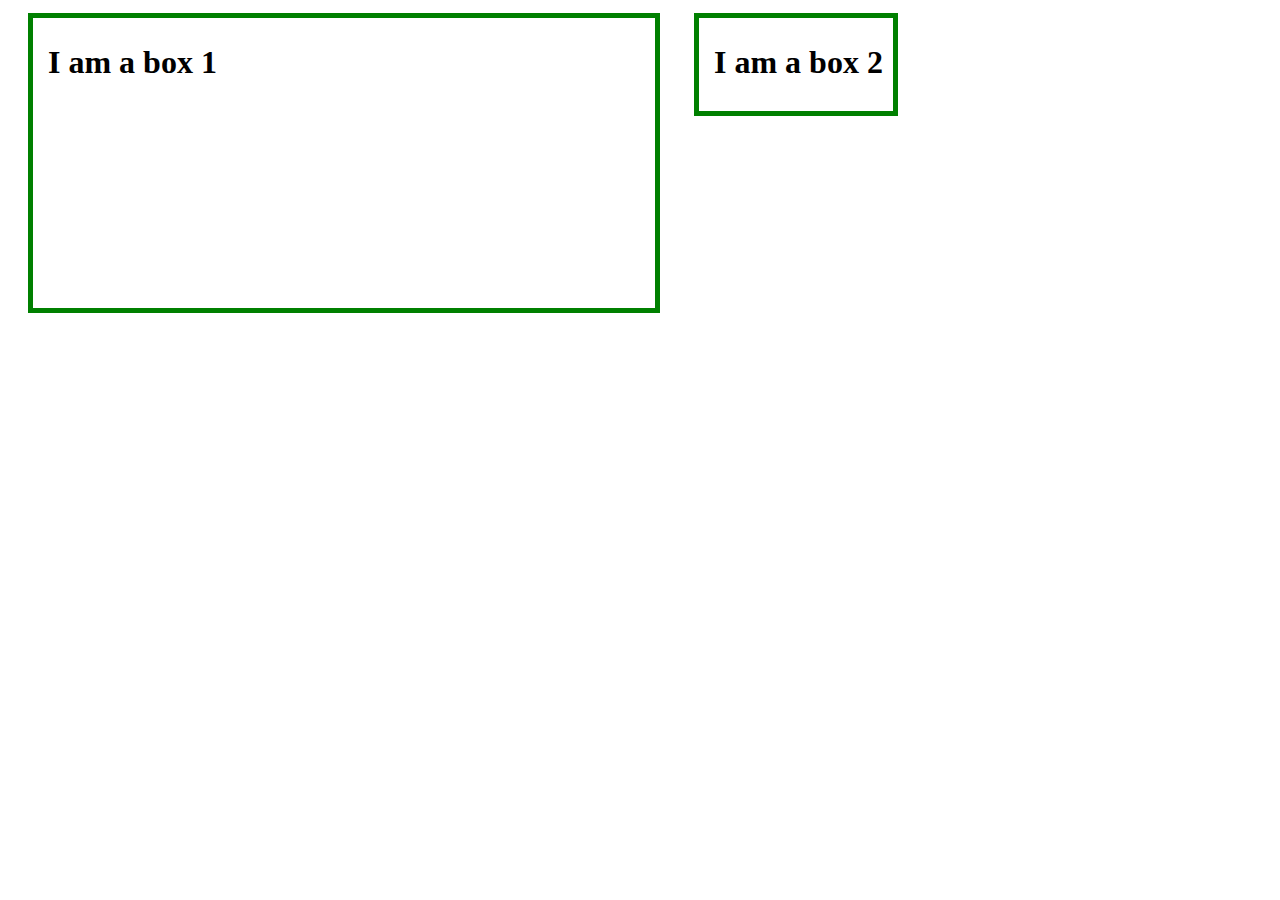
<file: assignment1/index.html>
<!DOCTYPE html>
<html>
    <head>
        <meta charset="UTF-8">
        <link rel="stylesheet" href="./main.css" >
    </head>
    <body>
        <div class="box1">
            <h1>I am a box 1</h1>
        </div>
        <div class="box2">
            <h1>I am a box 2</h1>
        </div>
    </body>
</html>
</file>
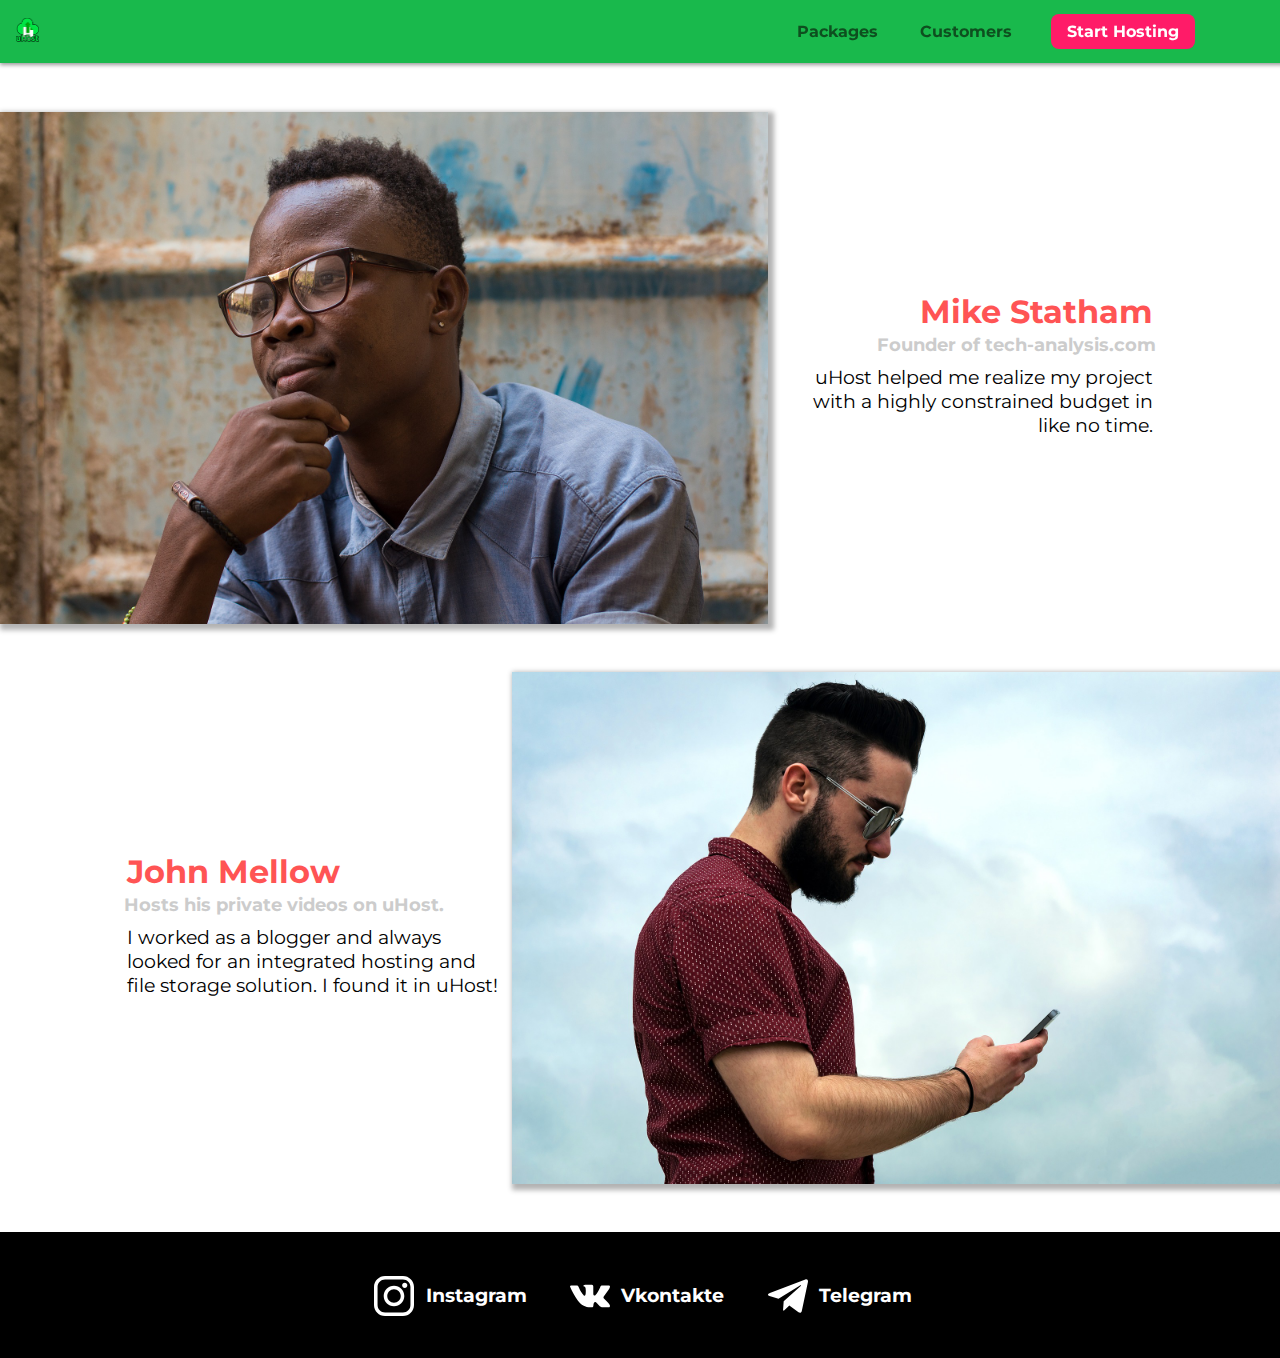
<file: customers/index.html>
<!DOCTYPE html>
<html lang="en">

<head>
    <meta charset="UTF-8">
    <meta name="viewport" content="width=device-width, initial-scale=1.0">
    <meta http-equiv="X-UA-Compatible" content="ie=edge">
    <title>uHost Customers</title>
    <link href="https://fonts.googleapis.com/css?family=Anton|Montserrat:400,700" rel="stylesheet">
    <link rel="stylesheet" href="../shared.css">
    <link rel="stylesheet" href="customers.css">
</head>

<body>
    <div class="backdrop"></div>
    <header class="main-header">
        <button class="toggle-button">
            <span class="toggle-button__bar"></span>
            <span class="toggle-button__bar"></span>
            <span class="toggle-button__bar"></span>
        </button>
        <div>
            <a href="../main.html" class="main-header__brand">
                <img src="../images/uhost-icon.png" alt="uHost - Your favorite hosting company">
            </a>

            <!-- <h1>uHost.com</h1> -->
        </div>
        <nav class="main-nav">
            <ul class="main-nav__items">
                <li class="main-nav__item">
                    <a href="../packages/index.html">Packages</a>
                </li>
                <li class="main-nav__item">
                    <a href="index.html">Customers</a>
                </li>
                <li class="main-nav__item main-nav__item--cta">
                    <a href="start-hosting/index.html">Start Hosting</a>
                </li>
            </ul>
        </nav>
    </header>
    <nav class="mobile-nav">
        <ul class="mobile-nav__items">
            <li class="mobile-nav__item">
                <a href="../packages/index.html">Packages</a>
            </li>
            <li class="mobile-nav__item">
                <a href="./index.html">Customers</a>
            </li>
            <li class="mobile-nav__item mobile-nav__item--cta">
                <a href="#">Start Hosting</a>
            </li>
        </ul>
    </nav>
    <main>
        <div class="testimonial_list">
            <div class="testimonial" id="customer-1">
                <div class="testimonial__image-container">
                    <img src="../images/customer-1.jpg" alt="Mike Statham - Customer" class="testimonial__image">
                </div>
                <div class="testimonial__info">
                    <h1 class="testimonial__name">Mike Statham</h1>
                    <h2 class="testimonial__subtitle">Founder of
                        <a href="https://tech-analysis.com">tech-analysis.com</a>
                    </h2>
                    <p class="testimonial__text">uHost helped me realize my project with a highly constrained budget in
                        like no time.</p>
                </div>
            </div>
            <div class="testimonial" id="customer-2">

                <div class="testimonial__info">
                    <h1 class="testimonial__name">John Mellow</h1>
                    <h2 class="testimonial__subtitle">Hosts his private videos on uHost.
                    </h2>
                    <p class="testimonial__text">I worked as a blogger and always looked for an integrated hosting and
                        file storage solution. I found
                        it in uHost!
                    </p>
                </div>
                <div class="testimonial__image-container">
                    <img src="../images/customer-2.jpg" alt="John Mellow - Customer" class="testimonial__image">
                </div>
            </div>
        </div>
    </main>
    <footer class="main-footer">
        <nav>
            <ul class="main-footer__links">
                <li class="main-footer__link">
                    <a href="#" id="inst-link">
                        <div class="main-footer__link--image"><svg xmlns="http://www.w3.org/2000/svg"
                                xmlns:xlink="http://www.w3.org/1999/xlink" version="1.1" id="Layer_1" x="0px" y="0px"
                                viewBox="0 0 169.063 169.063" style="enable-background:new 0 0 169.063 169.063;"
                                xml:space="preserve" class="main-footer__insta-logo">
                                <g>
                                    <g>
                                        <path
                                            d="M122.406,0H46.654C20.929,0,0,20.93,0,46.655v75.752c0,25.726,20.929,46.655,46.654,46.655h75.752   c25.727,0,46.656-20.93,46.656-46.655V46.655C169.063,20.93,148.133,0,122.406,0z M154.063,122.407   c0,17.455-14.201,31.655-31.656,31.655H46.654C29.2,154.063,15,139.862,15,122.407V46.655C15,29.201,29.2,15,46.654,15h75.752   c17.455,0,31.656,14.201,31.656,31.655V122.407z"
                                            data-original="#000000" class="active-path" data-old_color="#000000"
                                            fill="#FFFFFF" />
                                        <path
                                            d="M84.531,40.97c-24.021,0-43.563,19.542-43.563,43.563c0,24.02,19.542,43.561,43.563,43.561s43.563-19.541,43.563-43.561   C128.094,60.512,108.552,40.97,84.531,40.97z M84.531,113.093c-15.749,0-28.563-12.812-28.563-28.561   c0-15.75,12.813-28.563,28.563-28.563s28.563,12.813,28.563,28.563C113.094,100.281,100.28,113.093,84.531,113.093z"
                                            data-original="#000000" class="active-path" data-old_color="#000000"
                                            fill="#FFFFFF" />
                                        <path
                                            d="M129.921,28.251c-2.89,0-5.729,1.17-7.77,3.22c-2.051,2.04-3.23,4.88-3.23,7.78c0,2.891,1.18,5.73,3.23,7.78   c2.04,2.04,4.88,3.22,7.77,3.22c2.9,0,5.73-1.18,7.78-3.22c2.05-2.05,3.22-4.89,3.22-7.78c0-2.9-1.17-5.74-3.22-7.78   C135.661,29.421,132.821,28.251,129.921,28.251z"
                                            data-original="#000000" class="active-path" data-old_color="#000000"
                                            fill="#FFFFFF" />
                                    </g>
                                </g>
                            </svg>
                            <svg version="1.1" id="main-footer__insta-logo--hover" xmlns="http://www.w3.org/2000/svg"
                                xmlns:xlink="http://www.w3.org/1999/xlink" x="0px" y="0px" style="display: none;"
                                viewBox="0 0 551.034 551.034" style="enable-background:new 0 0 551.034 551.034;"
                                xml:space="preserve">
                                <g>

                                    <linearGradient id="SVGID_1_" gradientUnits="userSpaceOnUse" x1="275.517" y1="4.57"
                                        x2="275.517" y2="549.72" gradientTransform="matrix(1 0 0 -1 0 554)">
                                        <stop offset="0" style="stop-color:#E09B3D" />
                                        <stop offset="0.3" style="stop-color:#C74C4D" />
                                        <stop offset="0.6" style="stop-color:#C21975" />
                                        <stop offset="1" style="stop-color:#7024C4" />
                                    </linearGradient>
                                    <path style="fill:url(#SVGID_1_);" d="M386.878,0H164.156C73.64,0,0,73.64,0,164.156v222.722
                               c0,90.516,73.64,164.156,164.156,164.156h222.722c90.516,0,164.156-73.64,164.156-164.156V164.156
                               C551.033,73.64,477.393,0,386.878,0z M495.6,386.878c0,60.045-48.677,108.722-108.722,108.722H164.156
                               c-60.045,0-108.722-48.677-108.722-108.722V164.156c0-60.046,48.677-108.722,108.722-108.722h222.722
                               c60.045,0,108.722,48.676,108.722,108.722L495.6,386.878L495.6,386.878z" />

                                    <linearGradient id="SVGID_2_" gradientUnits="userSpaceOnUse" x1="275.517" y1="4.57"
                                        x2="275.517" y2="549.72" gradientTransform="matrix(1 0 0 -1 0 554)">
                                        <stop offset="0" style="stop-color:#E09B3D" />
                                        <stop offset="0.3" style="stop-color:#C74C4D" />
                                        <stop offset="0.6" style="stop-color:#C21975" />
                                        <stop offset="1" style="stop-color:#7024C4" />
                                    </linearGradient>
                                    <path style="fill:url(#SVGID_2_);"
                                        d="M275.517,133C196.933,133,133,196.933,133,275.516s63.933,142.517,142.517,142.517
                               S418.034,354.1,418.034,275.516S354.101,133,275.517,133z M275.517,362.6c-48.095,0-87.083-38.988-87.083-87.083
                               s38.989-87.083,87.083-87.083c48.095,0,87.083,38.988,87.083,87.083C362.6,323.611,323.611,362.6,275.517,362.6z" />

                                    <linearGradient id="SVGID_3_" gradientUnits="userSpaceOnUse" x1="418.31" y1="4.57"
                                        x2="418.31" y2="549.72" gradientTransform="matrix(1 0 0 -1 0 554)">
                                        <stop offset="0" style="stop-color:#E09B3D" />
                                        <stop offset="0.3" style="stop-color:#C74C4D" />
                                        <stop offset="0.6" style="stop-color:#C21975" />
                                        <stop offset="1" style="stop-color:#7024C4" />
                                    </linearGradient>
                                    <circle style="fill:url(#SVGID_3_);" cx="418.31" cy="134.07" r="34.15" />
                                </g>
                                <g>
                                </g>
                                <g>
                                </g>
                                <g>
                                </g>
                                <g>
                                </g>
                                <g>
                                </g>
                                <g>
                                </g>
                                <g>
                                </g>
                                <g>
                                </g>
                                <g>
                                </g>
                                <g>
                                </g>
                                <g>
                                </g>
                                <g>
                                </g>
                                <g>
                                </g>
                                <g>
                                </g>
                                <g>
                                </g>
                            </svg></div>
                        <p class="main-footer__link--text">Instagram</p>
                    </a>
                </li>
                <li class="main-footer__link">

                    <a href="https://vk.com" id="vk-link">
                        <div class="main-footer__link--image">
                            <svg xmlns="http://www.w3.org/2000/svg" xmlns:xlink="http://www.w3.org/1999/xlink"
                                version="1.1" id="Layer_1" x="0px" y="0px" viewBox="0 0 512 512"
                                style="enable-background:new 0 0 512 512;" xml:space="preserve"
                                class="main-footer__vk-logo">
                                <!-- <g>
                                    <path
                                        d="m12.145 19.5c3.472 0 2.234-2.198 2.502-2.83-.004-.472-.008-.926.008-1.202.22.062.739.325 1.811 1.367 1.655 1.67 2.078 2.665 3.415 2.665h2.461c.78 0 1.186-.323 1.389-.594.196-.262.388-.722.178-1.438-.549-1.724-3.751-4.701-3.95-5.015.03-.058.078-.135.103-.175h-.002c.632-.835 3.044-4.449 3.399-5.895.001-.002.002-.005.002-.008.192-.66.016-1.088-.166-1.33-.274-.362-.71-.545-1.299-.545h-2.461c-.824 0-1.449.415-1.765 1.172-.529 1.345-2.015 4.111-3.129 5.09-.034-1.387-.011-2.446.007-3.233.036-1.535.152-3.029-1.441-3.029h-3.868c-.998 0-1.953 1.09-.919 2.384.904 1.134.325 1.766.52 4.912-.76-.815-2.112-3.016-3.068-5.829-.268-.761-.674-1.466-1.817-1.466h-2.461c-.998 0-1.594.544-1.594 1.455 0 2.046 4.529 13.544 12.145 13.544zm-8.09-13.499c.217 0 .239 0 .4.457.979 2.883 3.175 7.149 4.779 7.149 1.205 0 1.205-1.235 1.205-1.7l-.001-3.702c-.066-1.225-.512-1.835-.805-2.205l3.508.004c.002.017-.02 4.095.01 5.083 0 1.403 1.114 2.207 2.853.447 1.835-2.071 3.104-5.167 3.155-5.293.075-.18.14-.241.376-.241h2.461.01c-.001.003-.001.006-.002.009-.225 1.05-2.446 4.396-3.189 5.435-.012.016-.023.033-.034.05-.327.534-.593 1.124.045 1.954h.001c.058.07.209.234.429.462.684.706 3.03 3.12 3.238 4.08-.138.022-.288.006-2.613.011-.495 0-.882-.74-2.359-2.23-1.328-1.292-2.19-1.82-2.975-1.82-1.524 0-1.413 1.237-1.399 2.733.005 1.622-.005 1.109.006 1.211-.089.035-.344.105-1.009.105-6.345 0-10.477-10.071-10.636-11.996.055-.005.812-.002 2.546-.003z"
                                        data-original="#000000" class="active-path" data-old_color="#000000"
                                        fill="#FFFFFF" />
                                </g> -->
                                <g>
                                    <path
                                        d="M440.649,295.361c16.984,16.582,34.909,32.182,50.142,50.436  c6.729,8.112,13.099,16.482,17.973,25.896c6.906,13.382,0.651,28.108-11.348,28.907l-74.59-0.034  c-19.238,1.596-34.585-6.148-47.489-19.302c-10.327-10.519-19.891-21.714-29.821-32.588c-4.071-4.444-8.332-8.626-13.422-11.932  c-10.182-6.609-19.021-4.586-24.84,6.034c-5.926,10.802-7.271,22.762-7.853,34.8c-0.799,17.564-6.108,22.182-23.751,22.986  c-37.705,1.778-73.489-3.926-106.732-22.947c-29.308-16.768-52.034-40.441-71.816-67.24  C58.589,258.194,29.094,200.852,2.586,141.904c-5.967-13.281-1.603-20.41,13.051-20.663c24.333-0.473,48.663-0.439,73.025-0.034  c9.89,0.145,16.437,5.817,20.256,15.16c13.165,32.371,29.274,63.169,49.494,91.716c5.385,7.6,10.876,15.201,18.694,20.55  c8.65,5.923,15.236,3.96,19.305-5.676c2.582-6.11,3.713-12.691,4.295-19.234c1.928-22.513,2.182-44.988-1.199-67.422  c-2.076-14.001-9.962-23.065-23.933-25.714c-7.129-1.351-6.068-4.004-2.616-8.073c5.995-7.018,11.634-11.387,22.875-11.387h84.298  c13.271,2.619,16.218,8.581,18.035,21.934l0.072,93.637c-0.145,5.169,2.582,20.51,11.893,23.931  c7.452,2.436,12.364-3.526,16.836-8.251c20.183-21.421,34.588-46.737,47.457-72.951c5.711-11.527,10.622-23.497,15.381-35.458  c3.526-8.875,9.059-13.242,19.056-13.049l81.132,0.072c2.406,0,4.84,0.035,7.17,0.434c13.671,2.33,17.418,8.211,13.195,21.561  c-6.653,20.945-19.598,38.4-32.255,55.935c-13.53,18.721-28.001,36.802-41.418,55.634  C424.357,271.756,425.336,280.424,440.649,295.361L440.649,295.361z"
                                        data-original="#436EAB" class="active-path" data-old_color="#436EAB"
                                        fill="#FFFFFF" />
                                </g>
                            </svg>
                            <svg version="1.1" id="main-footer__vk-logo--hover" style="display: none;"
                                xmlns="http://www.w3.org/2000/svg" xmlns:xlink="http://www.w3.org/1999/xlink" x="0px"
                                y="0px" viewBox="0 0 512 512" style="enable-background:new 0 0 512 512;"
                                xml:space="preserve">
                                <path style="fill:#436EAB;" d="M440.649,295.361c16.984,16.582,34.909,32.182,50.142,50.436
	c6.729,8.112,13.099,16.482,17.973,25.896c6.906,13.382,0.651,28.108-11.348,28.907l-74.59-0.034
	c-19.238,1.596-34.585-6.148-47.489-19.302c-10.327-10.519-19.891-21.714-29.821-32.588c-4.071-4.444-8.332-8.626-13.422-11.932
	c-10.182-6.609-19.021-4.586-24.84,6.034c-5.926,10.802-7.271,22.762-7.853,34.8c-0.799,17.564-6.108,22.182-23.751,22.986
	c-37.705,1.778-73.489-3.926-106.732-22.947c-29.308-16.768-52.034-40.441-71.816-67.24
	C58.589,258.194,29.094,200.852,2.586,141.904c-5.967-13.281-1.603-20.41,13.051-20.663c24.333-0.473,48.663-0.439,73.025-0.034
	c9.89,0.145,16.437,5.817,20.256,15.16c13.165,32.371,29.274,63.169,49.494,91.716c5.385,7.6,10.876,15.201,18.694,20.55
	c8.65,5.923,15.236,3.96,19.305-5.676c2.582-6.11,3.713-12.691,4.295-19.234c1.928-22.513,2.182-44.988-1.199-67.422
	c-2.076-14.001-9.962-23.065-23.933-25.714c-7.129-1.351-6.068-4.004-2.616-8.073c5.995-7.018,11.634-11.387,22.875-11.387h84.298
	c13.271,2.619,16.218,8.581,18.035,21.934l0.072,93.637c-0.145,5.169,2.582,20.51,11.893,23.931
	c7.452,2.436,12.364-3.526,16.836-8.251c20.183-21.421,34.588-46.737,47.457-72.951c5.711-11.527,10.622-23.497,15.381-35.458
	c3.526-8.875,9.059-13.242,19.056-13.049l81.132,0.072c2.406,0,4.84,0.035,7.17,0.434c13.671,2.33,17.418,8.211,13.195,21.561
	c-6.653,20.945-19.598,38.4-32.255,55.935c-13.53,18.721-28.001,36.802-41.418,55.634
	C424.357,271.756,425.336,280.424,440.649,295.361L440.649,295.361z" />
                                <g>
                                </g>
                                <g>
                                </g>
                                <g>
                                </g>
                                <g>
                                </g>
                                <g>
                                </g>
                                <g>
                                </g>
                                <g>
                                </g>
                                <g>
                                </g>
                                <g>
                                </g>
                                <g>
                                </g>
                                <g>
                                </g>
                                <g>
                                </g>
                                <g>
                                </g>
                                <g>
                                </g>
                                <g>
                                </g>
                            </svg>
                            <!-- <svg xmlns="http://www.w3.org/2000/svg" id="main-footer__vk-logo--hover"
                                enable-background="new 0 0 24 24" viewBox="0 0 24 24" class="" style="display: none;">
                                <g>
                                    <path
                                        d="m12.145 19.5c3.472 0 2.234-2.198 2.502-2.83-.004-.472-.008-.926.008-1.202.22.062.739.325 1.811 1.367 1.655 1.67 2.078 2.665 3.415 2.665h2.461c.78 0 1.186-.323 1.389-.594.196-.262.388-.722.178-1.438-.549-1.724-3.751-4.701-3.95-5.015.03-.058.078-.135.103-.175h-.002c.632-.835 3.044-4.449 3.399-5.895.001-.002.002-.005.002-.008.192-.66.016-1.088-.166-1.33-.274-.362-.71-.545-1.299-.545h-2.461c-.824 0-1.449.415-1.765 1.172-.529 1.345-2.015 4.111-3.129 5.09-.034-1.387-.011-2.446.007-3.233.036-1.535.152-3.029-1.441-3.029h-3.868c-.998 0-1.953 1.09-.919 2.384.904 1.134.325 1.766.52 4.912-.76-.815-2.112-3.016-3.068-5.829-.268-.761-.674-1.466-1.817-1.466h-2.461c-.998 0-1.594.544-1.594 1.455 0 2.046 4.529 13.544 12.145 13.544zm-8.09-13.499c.217 0 .239 0 .4.457.979 2.883 3.175 7.149 4.779 7.149 1.205 0 1.205-1.235 1.205-1.7l-.001-3.702c-.066-1.225-.512-1.835-.805-2.205l3.508.004c.002.017-.02 4.095.01 5.083 0 1.403 1.114 2.207 2.853.447 1.835-2.071 3.104-5.167 3.155-5.293.075-.18.14-.241.376-.241h2.461.01c-.001.003-.001.006-.002.009-.225 1.05-2.446 4.396-3.189 5.435-.012.016-.023.033-.034.05-.327.534-.593 1.124.045 1.954h.001c.058.07.209.234.429.462.684.706 3.03 3.12 3.238 4.08-.138.022-.288.006-2.613.011-.495 0-.882-.74-2.359-2.23-1.328-1.292-2.19-1.82-2.975-1.82-1.524 0-1.413 1.237-1.399 2.733.005 1.622-.005 1.109.006 1.211-.089.035-.344.105-1.009.105-6.345 0-10.477-10.071-10.636-11.996.055-.005.812-.002 2.546-.003z"
                                        data-original="#000000" class="active-path" data-old_color="#000000"
                                        fill="#1F66B2" />
                                </g>
                            </svg> -->

                        </div>
                        <p class="main-footer__link--text">Vkontakte</p>
                    </a>
                </li>
                <li class="main-footer__link">

                    <a href="#" id="telegram-link">
                        <div class="main-footer__link--image">
                            <svg enable-background="new 0 0 24 24" viewBox="0 0 24 24"
                                xmlns="http://www.w3.org/2000/svg" class="main-footer__telegram-logo">
                                <g>
                                    <path
                                        d="m9.417 15.181-.397 5.584c.568 0 .814-.244 1.109-.537l2.663-2.545 5.518 4.041c1.012.564 1.725.267 1.998-.931l3.622-16.972.001-.001c.321-1.496-.541-2.081-1.527-1.714l-21.29 8.151c-1.453.564-1.431 1.374-.247 1.741l5.443 1.693 12.643-7.911c.595-.394 1.136-.176.691.218z"
                                        fill="#FFFFFF" data-original="#039BE5" class="active-path"
                                        data-old_color="#039be5" />
                                </g>
                            </svg>
                            <svg xmlns="http://www.w3.org/2000/svg" id="main-footer__telegram-logo--hover"
                                enable-background="new 0 0 24 24" viewBox="0 0 24 24" class="" style="display: none;">
                                <path
                                    d="m9.417 15.181-.397 5.584c.568 0 .814-.244 1.109-.537l2.663-2.545 5.518 4.041c1.012.564 1.725.267 1.998-.931l3.622-16.972.001-.001c.321-1.496-.541-2.081-1.527-1.714l-21.29 8.151c-1.453.564-1.431 1.374-.247 1.741l5.443 1.693 12.643-7.911c.595-.394 1.136-.176.691.218z"
                                    fill="#039be5" />
                            </svg>

                        </div>
                        <p class="main-footer__link--text">Telegram</p>
                    </a>
                </li>
            </ul>
        </nav>
    </footer>
    <script src="../shared.js"></script>
</body>

</html>
</file>
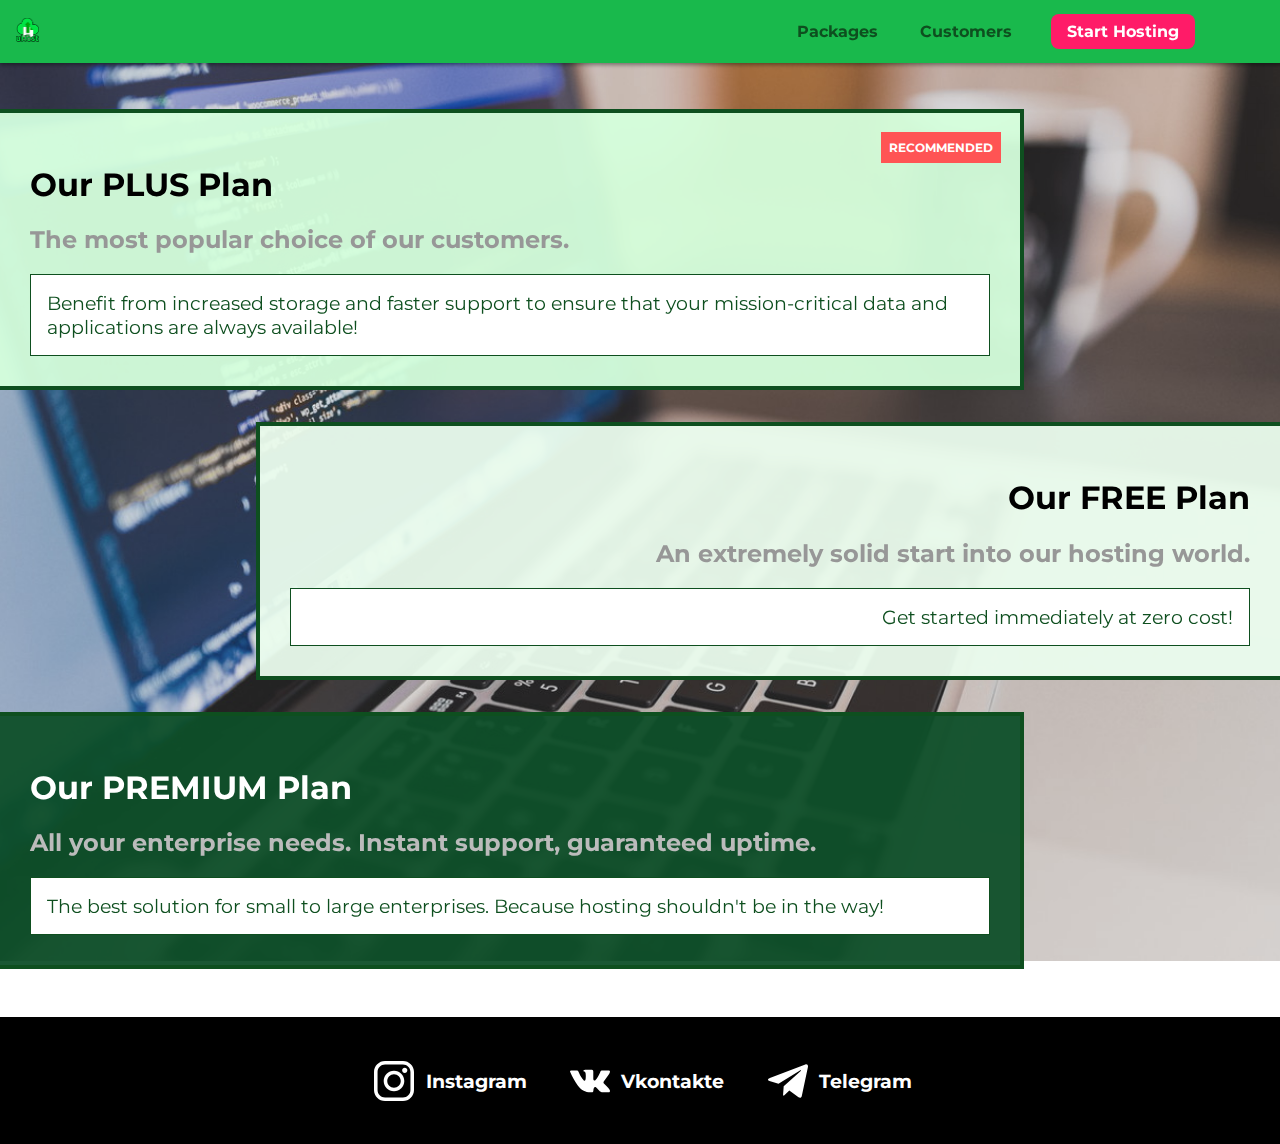
<file: packages/index.html>
<!DOCTYPE html>
<html>

<head>
    <meta charset="UTF-8">
    <meta name="viewport" content="width=device-width, initial-scale=1.0">
    <meta http-equiv="X-UA-Compatible" content="ie=edge">
    <link href="https://fonts.googleapis.com/css?family=Montserrat&display=swap" rel="stylesheet">
    <link rel="stylesheet" href="../shared.css">
    <link rel="stylesheet" href="./packages.css">
</head>

<body>
    <div class="backdrop"></div>
    <div class="modal">
        <h1 class="modal__title">Do you want to continue?</h1>
        <div class="modal__actions">
            <a href="start-hosting/index.html" class="modal__action">Yes!</a>
            <button class="modal__action modal__action--negative" type="button">No!</button>
        </div>
    </div>
    <div class="background"></div>
    <header class="main-header">
        <button class="toggle-button">
            <span class="toggle-button__bar"></span>
            <span class="toggle-button__bar"></span>
            <span class="toggle-button__bar"></span>
        </button>
        <div>
            <a class="main-header__brand" href="../main.html">
                <img src="../images/uhost-icon.png" alt="uHost">
            </a>
        </div>
        <nav class="main-nav">
            <ul class="main-nav__items">
                <li class="main-nav__item">
                    <a href="./index.html">Packages</a>
                </li>
                <li class="main-nav__item">
                    <a href="../customers/index.html">Customers</a>
                </li>
                <li class="main-nav__item main-nav__item--cta">
                    <a href="#">Start Hosting</a>
                </li>

            </ul>
        </nav>
    </header>
    <nav class="mobile-nav">
        <ul class="mobile-nav__items">
            <li class="mobile-nav__item">
                <a href="./index.html">Packages</a>
            </li>
            <li class="mobile-nav__item">
                <a href="../customers/index.html">Customers</a>
            </li>
            <li class="mobile-nav__item mobile-nav__item--cta">
                <a href="start-hosting/index.html">Start Hosting</a>
            </li>
        </ul>
    </nav>
    <main>
        <section class="package" id="plus">
            <a href="#">
                <h1 class="package__title">Our PLUS Plan</h1>
                <h2 class="package__badge">RECOMMENDED</h2>
                <h2 class="package__subtitle">The most popular choice of our customers.</h2>
                <p class="package__info">Benefit from increased storage and faster support to ensure that your
                    mission-critical data and
                    applications
                    are always available!</p>
            </a>
        </section>
        <section class="package" id="free">
            <a href="#">
                <h1 class="package__title">Our FREE Plan</h1>
                <h2 class="package__subtitle">An extremely solid start into our hosting world.</h2>
                <p class="package__info">Get started immediately at zero cost!</p>
            </a>
        </section>
        <div class="clearfix"></div>
        <section class="package" id="premium">
            <a href="#">
                <h1 class="package__title">Our PREMIUM Plan</h1>
                <h2 class="package__subtitle">All your enterprise needs. Instant support, guaranteed uptime. </h2>
                <p class="package__info">The best solution for small to large enterprises. Because hosting shouldn't be
                    in the way!</p>
            </a>
        </section>
    </main>
    <footer class="main-footer">
        <nav>
            <ul class="main-footer__links">
                <li class="main-footer__link">
                    <a href="#" id="inst-link">
                        <div class="main-footer__link--image"><svg xmlns="http://www.w3.org/2000/svg"
                                xmlns:xlink="http://www.w3.org/1999/xlink" version="1.1" id="Layer_1" x="0px" y="0px"
                                viewBox="0 0 169.063 169.063" style="enable-background:new 0 0 169.063 169.063;"
                                xml:space="preserve" class="main-footer__insta-logo">
                                <g>
                                    <g>
                                        <path
                                            d="M122.406,0H46.654C20.929,0,0,20.93,0,46.655v75.752c0,25.726,20.929,46.655,46.654,46.655h75.752   c25.727,0,46.656-20.93,46.656-46.655V46.655C169.063,20.93,148.133,0,122.406,0z M154.063,122.407   c0,17.455-14.201,31.655-31.656,31.655H46.654C29.2,154.063,15,139.862,15,122.407V46.655C15,29.201,29.2,15,46.654,15h75.752   c17.455,0,31.656,14.201,31.656,31.655V122.407z"
                                            data-original="#000000" class="active-path" data-old_color="#000000"
                                            fill="#FFFFFF" />
                                        <path
                                            d="M84.531,40.97c-24.021,0-43.563,19.542-43.563,43.563c0,24.02,19.542,43.561,43.563,43.561s43.563-19.541,43.563-43.561   C128.094,60.512,108.552,40.97,84.531,40.97z M84.531,113.093c-15.749,0-28.563-12.812-28.563-28.561   c0-15.75,12.813-28.563,28.563-28.563s28.563,12.813,28.563,28.563C113.094,100.281,100.28,113.093,84.531,113.093z"
                                            data-original="#000000" class="active-path" data-old_color="#000000"
                                            fill="#FFFFFF" />
                                        <path
                                            d="M129.921,28.251c-2.89,0-5.729,1.17-7.77,3.22c-2.051,2.04-3.23,4.88-3.23,7.78c0,2.891,1.18,5.73,3.23,7.78   c2.04,2.04,4.88,3.22,7.77,3.22c2.9,0,5.73-1.18,7.78-3.22c2.05-2.05,3.22-4.89,3.22-7.78c0-2.9-1.17-5.74-3.22-7.78   C135.661,29.421,132.821,28.251,129.921,28.251z"
                                            data-original="#000000" class="active-path" data-old_color="#000000"
                                            fill="#FFFFFF" />
                                    </g>
                                </g>
                            </svg>
                            <svg version="1.1" id="main-footer__insta-logo--hover" xmlns="http://www.w3.org/2000/svg"
                                xmlns:xlink="http://www.w3.org/1999/xlink" x="0px" y="0px" style="display: none;"
                                viewBox="0 0 551.034 551.034" style="enable-background:new 0 0 551.034 551.034;"
                                xml:space="preserve">
                                <g>

                                    <linearGradient id="SVGID_1_" gradientUnits="userSpaceOnUse" x1="275.517" y1="4.57"
                                        x2="275.517" y2="549.72" gradientTransform="matrix(1 0 0 -1 0 554)">
                                        <stop offset="0" style="stop-color:#E09B3D" />
                                        <stop offset="0.3" style="stop-color:#C74C4D" />
                                        <stop offset="0.6" style="stop-color:#C21975" />
                                        <stop offset="1" style="stop-color:#7024C4" />
                                    </linearGradient>
                                    <path style="fill:url(#SVGID_1_);" d="M386.878,0H164.156C73.64,0,0,73.64,0,164.156v222.722
                               c0,90.516,73.64,164.156,164.156,164.156h222.722c90.516,0,164.156-73.64,164.156-164.156V164.156
                               C551.033,73.64,477.393,0,386.878,0z M495.6,386.878c0,60.045-48.677,108.722-108.722,108.722H164.156
                               c-60.045,0-108.722-48.677-108.722-108.722V164.156c0-60.046,48.677-108.722,108.722-108.722h222.722
                               c60.045,0,108.722,48.676,108.722,108.722L495.6,386.878L495.6,386.878z" />

                                    <linearGradient id="SVGID_2_" gradientUnits="userSpaceOnUse" x1="275.517" y1="4.57"
                                        x2="275.517" y2="549.72" gradientTransform="matrix(1 0 0 -1 0 554)">
                                        <stop offset="0" style="stop-color:#E09B3D" />
                                        <stop offset="0.3" style="stop-color:#C74C4D" />
                                        <stop offset="0.6" style="stop-color:#C21975" />
                                        <stop offset="1" style="stop-color:#7024C4" />
                                    </linearGradient>
                                    <path style="fill:url(#SVGID_2_);"
                                        d="M275.517,133C196.933,133,133,196.933,133,275.516s63.933,142.517,142.517,142.517
                               S418.034,354.1,418.034,275.516S354.101,133,275.517,133z M275.517,362.6c-48.095,0-87.083-38.988-87.083-87.083
                               s38.989-87.083,87.083-87.083c48.095,0,87.083,38.988,87.083,87.083C362.6,323.611,323.611,362.6,275.517,362.6z" />

                                    <linearGradient id="SVGID_3_" gradientUnits="userSpaceOnUse" x1="418.31" y1="4.57"
                                        x2="418.31" y2="549.72" gradientTransform="matrix(1 0 0 -1 0 554)">
                                        <stop offset="0" style="stop-color:#E09B3D" />
                                        <stop offset="0.3" style="stop-color:#C74C4D" />
                                        <stop offset="0.6" style="stop-color:#C21975" />
                                        <stop offset="1" style="stop-color:#7024C4" />
                                    </linearGradient>
                                    <circle style="fill:url(#SVGID_3_);" cx="418.31" cy="134.07" r="34.15" />
                                </g>
                                <g>
                                </g>
                                <g>
                                </g>
                                <g>
                                </g>
                                <g>
                                </g>
                                <g>
                                </g>
                                <g>
                                </g>
                                <g>
                                </g>
                                <g>
                                </g>
                                <g>
                                </g>
                                <g>
                                </g>
                                <g>
                                </g>
                                <g>
                                </g>
                                <g>
                                </g>
                                <g>
                                </g>
                                <g>
                                </g>
                            </svg></div>
                        <p class="main-footer__link--text">Instagram</p>
                    </a>
                </li>
                <li class="main-footer__link">

                    <a href="https://vk.com" id="vk-link">
                        <div class="main-footer__link--image">
                            <svg xmlns="http://www.w3.org/2000/svg" xmlns:xlink="http://www.w3.org/1999/xlink"
                                version="1.1" id="Layer_1" x="0px" y="0px" viewBox="0 0 512 512"
                                style="enable-background:new 0 0 512 512;" xml:space="preserve"
                                class="main-footer__vk-logo">
                                <!-- <g>
                                    <path
                                        d="m12.145 19.5c3.472 0 2.234-2.198 2.502-2.83-.004-.472-.008-.926.008-1.202.22.062.739.325 1.811 1.367 1.655 1.67 2.078 2.665 3.415 2.665h2.461c.78 0 1.186-.323 1.389-.594.196-.262.388-.722.178-1.438-.549-1.724-3.751-4.701-3.95-5.015.03-.058.078-.135.103-.175h-.002c.632-.835 3.044-4.449 3.399-5.895.001-.002.002-.005.002-.008.192-.66.016-1.088-.166-1.33-.274-.362-.71-.545-1.299-.545h-2.461c-.824 0-1.449.415-1.765 1.172-.529 1.345-2.015 4.111-3.129 5.09-.034-1.387-.011-2.446.007-3.233.036-1.535.152-3.029-1.441-3.029h-3.868c-.998 0-1.953 1.09-.919 2.384.904 1.134.325 1.766.52 4.912-.76-.815-2.112-3.016-3.068-5.829-.268-.761-.674-1.466-1.817-1.466h-2.461c-.998 0-1.594.544-1.594 1.455 0 2.046 4.529 13.544 12.145 13.544zm-8.09-13.499c.217 0 .239 0 .4.457.979 2.883 3.175 7.149 4.779 7.149 1.205 0 1.205-1.235 1.205-1.7l-.001-3.702c-.066-1.225-.512-1.835-.805-2.205l3.508.004c.002.017-.02 4.095.01 5.083 0 1.403 1.114 2.207 2.853.447 1.835-2.071 3.104-5.167 3.155-5.293.075-.18.14-.241.376-.241h2.461.01c-.001.003-.001.006-.002.009-.225 1.05-2.446 4.396-3.189 5.435-.012.016-.023.033-.034.05-.327.534-.593 1.124.045 1.954h.001c.058.07.209.234.429.462.684.706 3.03 3.12 3.238 4.08-.138.022-.288.006-2.613.011-.495 0-.882-.74-2.359-2.23-1.328-1.292-2.19-1.82-2.975-1.82-1.524 0-1.413 1.237-1.399 2.733.005 1.622-.005 1.109.006 1.211-.089.035-.344.105-1.009.105-6.345 0-10.477-10.071-10.636-11.996.055-.005.812-.002 2.546-.003z"
                                        data-original="#000000" class="active-path" data-old_color="#000000"
                                        fill="#FFFFFF" />
                                </g> -->
                                <g>
                                    <path
                                        d="M440.649,295.361c16.984,16.582,34.909,32.182,50.142,50.436  c6.729,8.112,13.099,16.482,17.973,25.896c6.906,13.382,0.651,28.108-11.348,28.907l-74.59-0.034  c-19.238,1.596-34.585-6.148-47.489-19.302c-10.327-10.519-19.891-21.714-29.821-32.588c-4.071-4.444-8.332-8.626-13.422-11.932  c-10.182-6.609-19.021-4.586-24.84,6.034c-5.926,10.802-7.271,22.762-7.853,34.8c-0.799,17.564-6.108,22.182-23.751,22.986  c-37.705,1.778-73.489-3.926-106.732-22.947c-29.308-16.768-52.034-40.441-71.816-67.24  C58.589,258.194,29.094,200.852,2.586,141.904c-5.967-13.281-1.603-20.41,13.051-20.663c24.333-0.473,48.663-0.439,73.025-0.034  c9.89,0.145,16.437,5.817,20.256,15.16c13.165,32.371,29.274,63.169,49.494,91.716c5.385,7.6,10.876,15.201,18.694,20.55  c8.65,5.923,15.236,3.96,19.305-5.676c2.582-6.11,3.713-12.691,4.295-19.234c1.928-22.513,2.182-44.988-1.199-67.422  c-2.076-14.001-9.962-23.065-23.933-25.714c-7.129-1.351-6.068-4.004-2.616-8.073c5.995-7.018,11.634-11.387,22.875-11.387h84.298  c13.271,2.619,16.218,8.581,18.035,21.934l0.072,93.637c-0.145,5.169,2.582,20.51,11.893,23.931  c7.452,2.436,12.364-3.526,16.836-8.251c20.183-21.421,34.588-46.737,47.457-72.951c5.711-11.527,10.622-23.497,15.381-35.458  c3.526-8.875,9.059-13.242,19.056-13.049l81.132,0.072c2.406,0,4.84,0.035,7.17,0.434c13.671,2.33,17.418,8.211,13.195,21.561  c-6.653,20.945-19.598,38.4-32.255,55.935c-13.53,18.721-28.001,36.802-41.418,55.634  C424.357,271.756,425.336,280.424,440.649,295.361L440.649,295.361z"
                                        data-original="#436EAB" class="active-path" data-old_color="#436EAB"
                                        fill="#FFFFFF" />
                                </g>
                            </svg>
                            <svg version="1.1" id="main-footer__vk-logo--hover" style="display: none;"
                                xmlns="http://www.w3.org/2000/svg" xmlns:xlink="http://www.w3.org/1999/xlink" x="0px"
                                y="0px" viewBox="0 0 512 512" style="enable-background:new 0 0 512 512;"
                                xml:space="preserve">
                                <path style="fill:#436EAB;" d="M440.649,295.361c16.984,16.582,34.909,32.182,50.142,50.436
	c6.729,8.112,13.099,16.482,17.973,25.896c6.906,13.382,0.651,28.108-11.348,28.907l-74.59-0.034
	c-19.238,1.596-34.585-6.148-47.489-19.302c-10.327-10.519-19.891-21.714-29.821-32.588c-4.071-4.444-8.332-8.626-13.422-11.932
	c-10.182-6.609-19.021-4.586-24.84,6.034c-5.926,10.802-7.271,22.762-7.853,34.8c-0.799,17.564-6.108,22.182-23.751,22.986
	c-37.705,1.778-73.489-3.926-106.732-22.947c-29.308-16.768-52.034-40.441-71.816-67.24
	C58.589,258.194,29.094,200.852,2.586,141.904c-5.967-13.281-1.603-20.41,13.051-20.663c24.333-0.473,48.663-0.439,73.025-0.034
	c9.89,0.145,16.437,5.817,20.256,15.16c13.165,32.371,29.274,63.169,49.494,91.716c5.385,7.6,10.876,15.201,18.694,20.55
	c8.65,5.923,15.236,3.96,19.305-5.676c2.582-6.11,3.713-12.691,4.295-19.234c1.928-22.513,2.182-44.988-1.199-67.422
	c-2.076-14.001-9.962-23.065-23.933-25.714c-7.129-1.351-6.068-4.004-2.616-8.073c5.995-7.018,11.634-11.387,22.875-11.387h84.298
	c13.271,2.619,16.218,8.581,18.035,21.934l0.072,93.637c-0.145,5.169,2.582,20.51,11.893,23.931
	c7.452,2.436,12.364-3.526,16.836-8.251c20.183-21.421,34.588-46.737,47.457-72.951c5.711-11.527,10.622-23.497,15.381-35.458
	c3.526-8.875,9.059-13.242,19.056-13.049l81.132,0.072c2.406,0,4.84,0.035,7.17,0.434c13.671,2.33,17.418,8.211,13.195,21.561
	c-6.653,20.945-19.598,38.4-32.255,55.935c-13.53,18.721-28.001,36.802-41.418,55.634
	C424.357,271.756,425.336,280.424,440.649,295.361L440.649,295.361z" />
                                <g>
                                </g>
                                <g>
                                </g>
                                <g>
                                </g>
                                <g>
                                </g>
                                <g>
                                </g>
                                <g>
                                </g>
                                <g>
                                </g>
                                <g>
                                </g>
                                <g>
                                </g>
                                <g>
                                </g>
                                <g>
                                </g>
                                <g>
                                </g>
                                <g>
                                </g>
                                <g>
                                </g>
                                <g>
                                </g>
                            </svg>
                            <!-- <svg xmlns="http://www.w3.org/2000/svg" id="main-footer__vk-logo--hover"
                                enable-background="new 0 0 24 24" viewBox="0 0 24 24" class="" style="display: none;">
                                <g>
                                    <path
                                        d="m12.145 19.5c3.472 0 2.234-2.198 2.502-2.83-.004-.472-.008-.926.008-1.202.22.062.739.325 1.811 1.367 1.655 1.67 2.078 2.665 3.415 2.665h2.461c.78 0 1.186-.323 1.389-.594.196-.262.388-.722.178-1.438-.549-1.724-3.751-4.701-3.95-5.015.03-.058.078-.135.103-.175h-.002c.632-.835 3.044-4.449 3.399-5.895.001-.002.002-.005.002-.008.192-.66.016-1.088-.166-1.33-.274-.362-.71-.545-1.299-.545h-2.461c-.824 0-1.449.415-1.765 1.172-.529 1.345-2.015 4.111-3.129 5.09-.034-1.387-.011-2.446.007-3.233.036-1.535.152-3.029-1.441-3.029h-3.868c-.998 0-1.953 1.09-.919 2.384.904 1.134.325 1.766.52 4.912-.76-.815-2.112-3.016-3.068-5.829-.268-.761-.674-1.466-1.817-1.466h-2.461c-.998 0-1.594.544-1.594 1.455 0 2.046 4.529 13.544 12.145 13.544zm-8.09-13.499c.217 0 .239 0 .4.457.979 2.883 3.175 7.149 4.779 7.149 1.205 0 1.205-1.235 1.205-1.7l-.001-3.702c-.066-1.225-.512-1.835-.805-2.205l3.508.004c.002.017-.02 4.095.01 5.083 0 1.403 1.114 2.207 2.853.447 1.835-2.071 3.104-5.167 3.155-5.293.075-.18.14-.241.376-.241h2.461.01c-.001.003-.001.006-.002.009-.225 1.05-2.446 4.396-3.189 5.435-.012.016-.023.033-.034.05-.327.534-.593 1.124.045 1.954h.001c.058.07.209.234.429.462.684.706 3.03 3.12 3.238 4.08-.138.022-.288.006-2.613.011-.495 0-.882-.74-2.359-2.23-1.328-1.292-2.19-1.82-2.975-1.82-1.524 0-1.413 1.237-1.399 2.733.005 1.622-.005 1.109.006 1.211-.089.035-.344.105-1.009.105-6.345 0-10.477-10.071-10.636-11.996.055-.005.812-.002 2.546-.003z"
                                        data-original="#000000" class="active-path" data-old_color="#000000"
                                        fill="#1F66B2" />
                                </g>
                            </svg> -->

                        </div>
                        <p class="main-footer__link--text">Vkontakte</p>
                    </a>
                </li>
                <li class="main-footer__link">

                    <a href="#" id="telegram-link">
                        <div class="main-footer__link--image">
                            <svg enable-background="new 0 0 24 24" viewBox="0 0 24 24"
                                xmlns="http://www.w3.org/2000/svg" class="main-footer__telegram-logo">
                                <g>
                                    <path
                                        d="m9.417 15.181-.397 5.584c.568 0 .814-.244 1.109-.537l2.663-2.545 5.518 4.041c1.012.564 1.725.267 1.998-.931l3.622-16.972.001-.001c.321-1.496-.541-2.081-1.527-1.714l-21.29 8.151c-1.453.564-1.431 1.374-.247 1.741l5.443 1.693 12.643-7.911c.595-.394 1.136-.176.691.218z"
                                        fill="#FFFFFF" data-original="#039BE5" class="active-path"
                                        data-old_color="#039be5" />
                                </g>
                            </svg>
                            <svg xmlns="http://www.w3.org/2000/svg" id="main-footer__telegram-logo--hover"
                                enable-background="new 0 0 24 24" viewBox="0 0 24 24" class="" style="display: none;">
                                <path
                                    d="m9.417 15.181-.397 5.584c.568 0 .814-.244 1.109-.537l2.663-2.545 5.518 4.041c1.012.564 1.725.267 1.998-.931l3.622-16.972.001-.001c.321-1.496-.541-2.081-1.527-1.714l-21.29 8.151c-1.453.564-1.431 1.374-.247 1.741l5.443 1.693 12.643-7.911c.595-.394 1.136-.176.691.218z"
                                    fill="#039be5" />
                            </svg>

                        </div>
                        <p class="main-footer__link--text">Telegram</p>
                    </a>
                </li>
            </ul>
        </nav>
    </footer>
    <script src="../shared.js"></script>

</body>

</html>
</file>
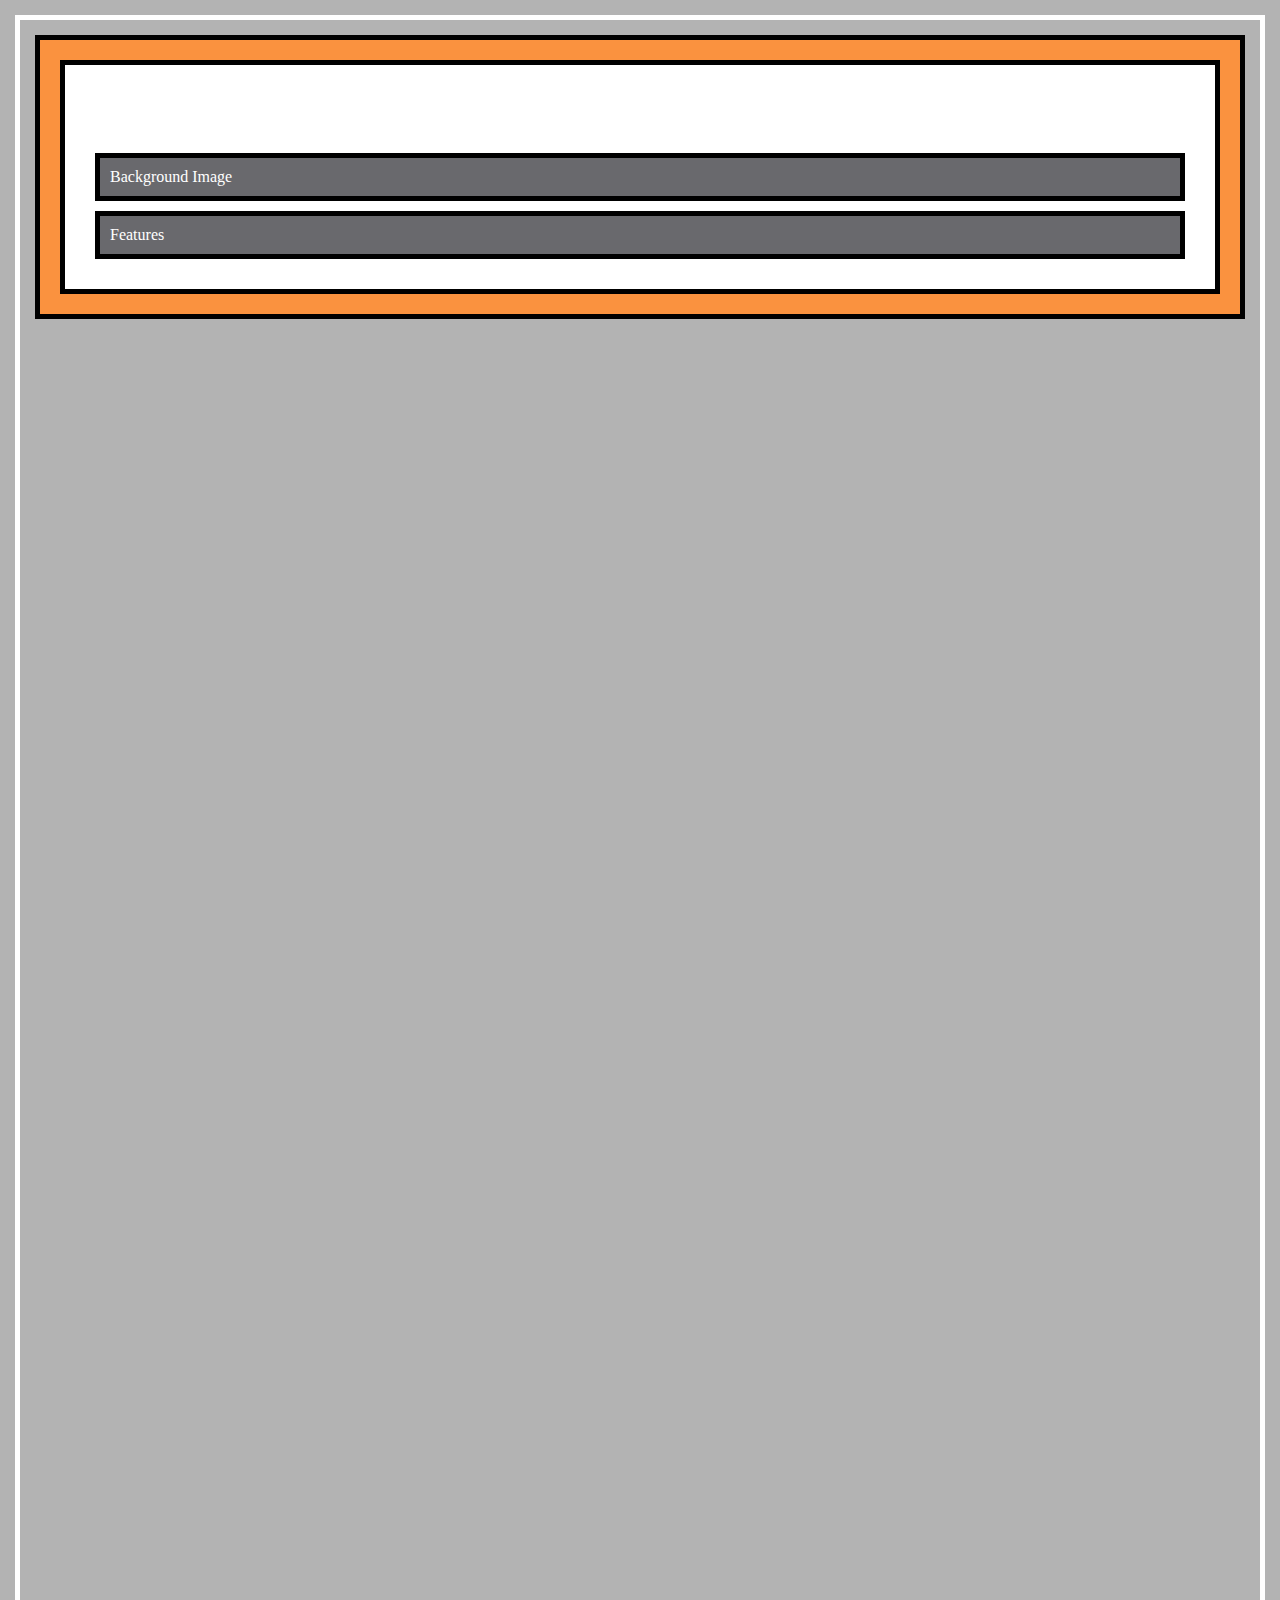
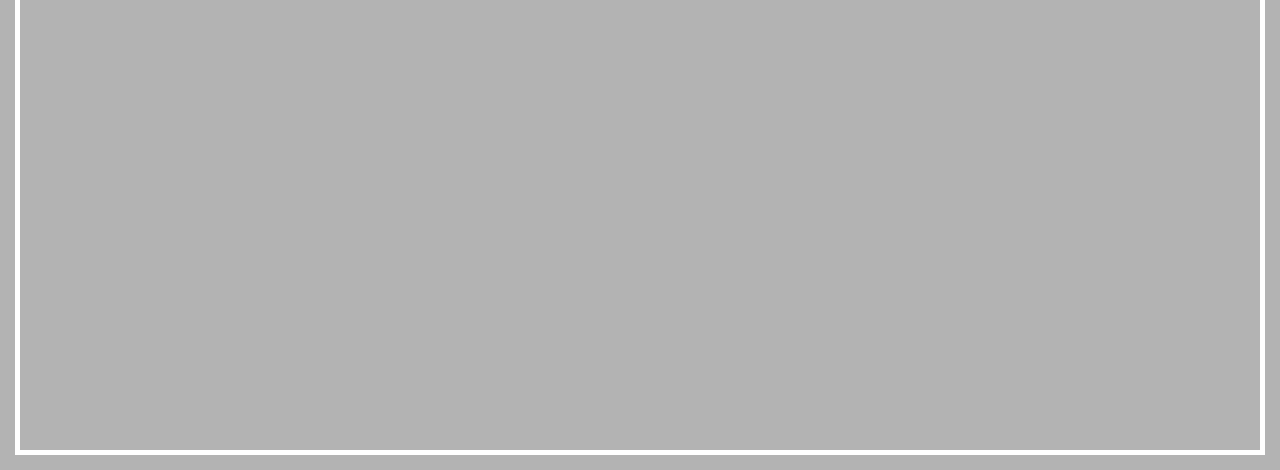
<file: positioning/index.html>
<!DOCTYPE html>
<html lang="en">
    <head>
        <meta charset="UTF-8">
        <meta http-equiv="X-UA-Compatible" content="ie=edge">
        <link rel="stylesheet" href="index.css" >
        <title>Position</title>
    </head>
    <body>
        <div class="parent">
            <div class="child-1">Navigation Bar</div>
            <div class="child-2">Background Image</div>
            <div class="child-3">Features</div>
        </div>
    </body>
</html>
</file>
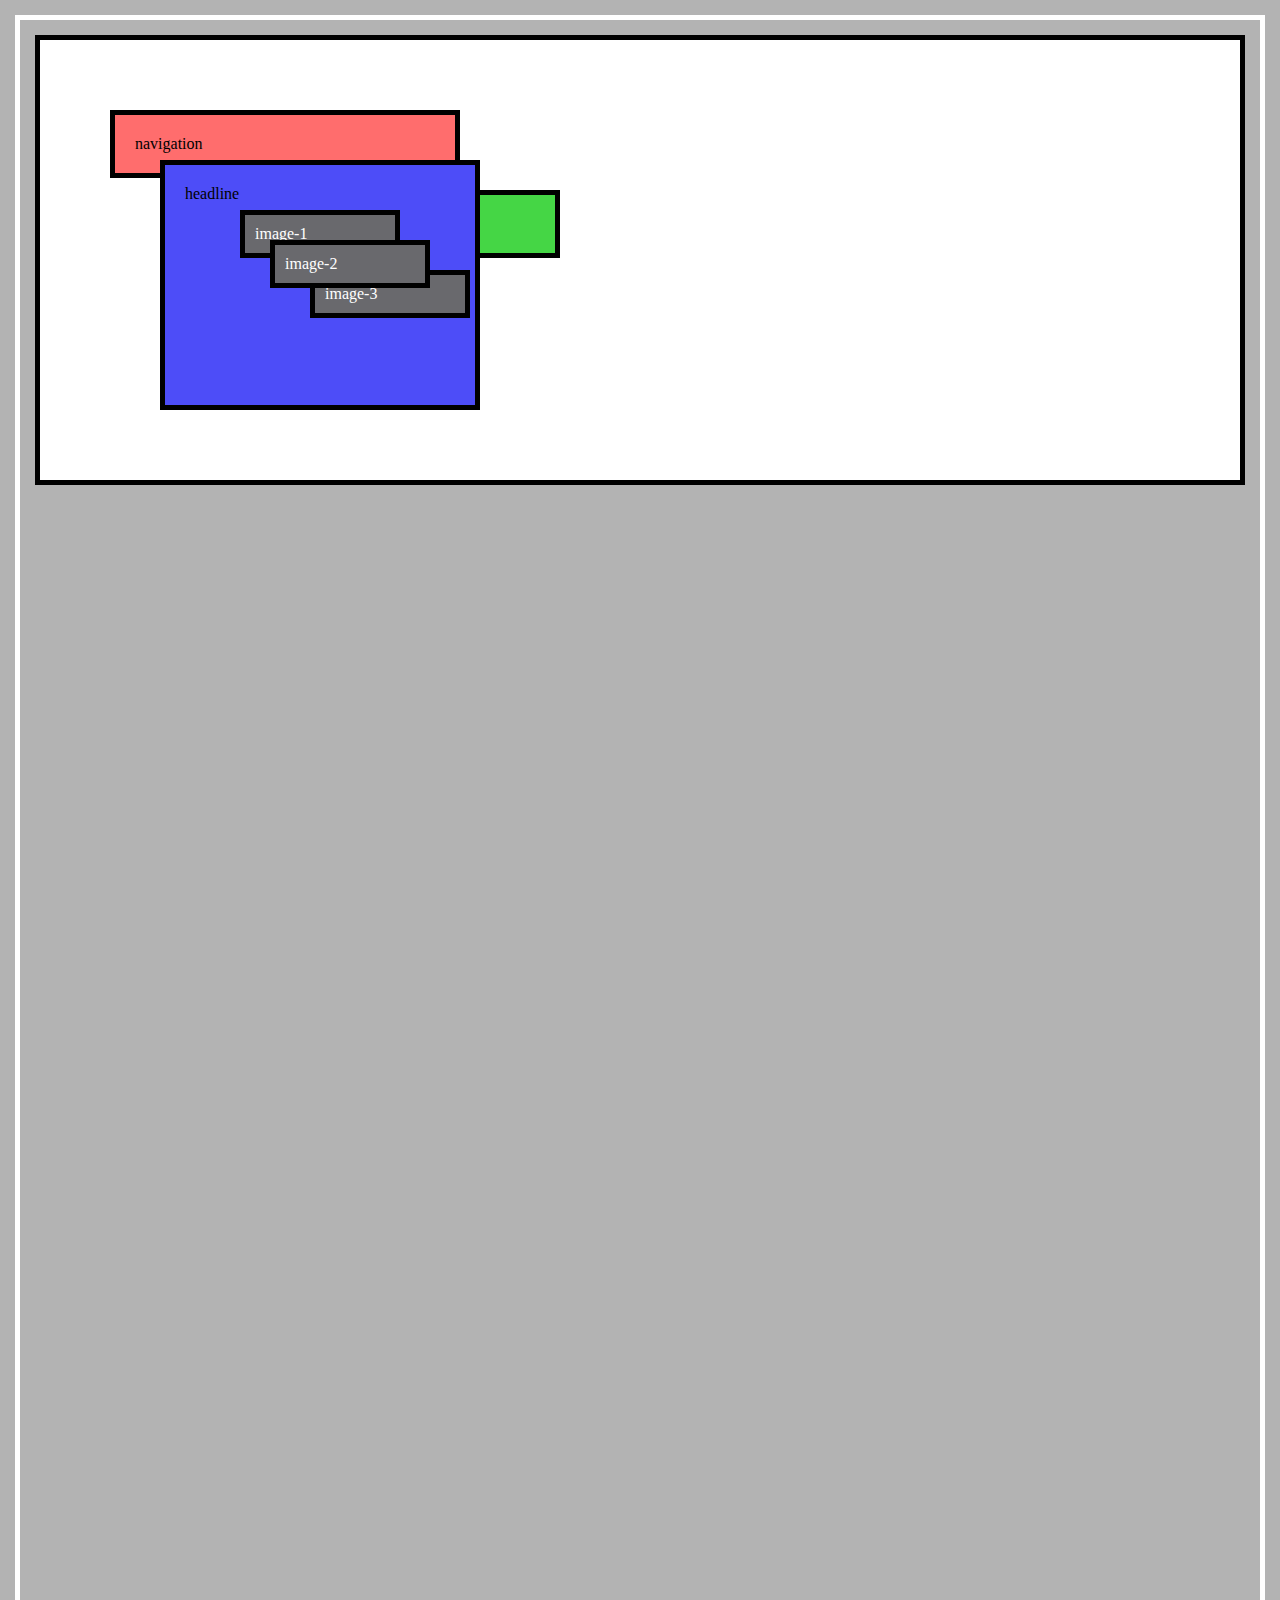
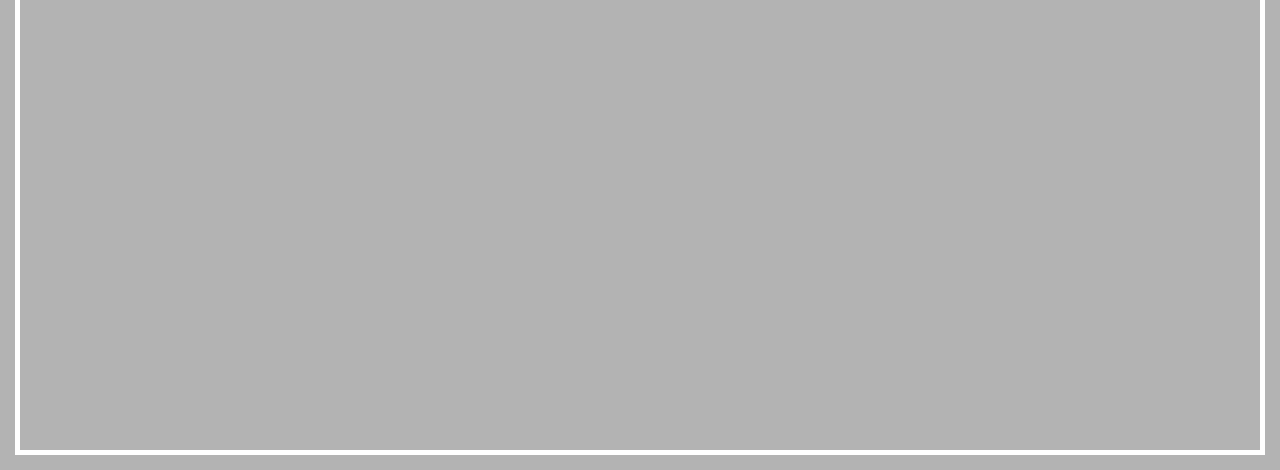
<file: positioning/stacking_context/index.html>
<!DOCTYPE html>
<html lang="en">
    <head>
        <meta charset="UTF-8">
        <meta http-equiv="X-UA-Compatible" content="ie=edge">
        <link rel="stylesheet" href="main.css">
        <title>Position</title>
    </head>
    <body>
        <div class="navigation">navigation</div>
        <div class="headline">headline    
            <div class="image-1">image-1</div>
            <div class="image-2">image-2</div>
            <div class="image-3">image-3</div>
        </div>
        <div class="contact-us">contact-us</div>
    </body>
</html>
</file>
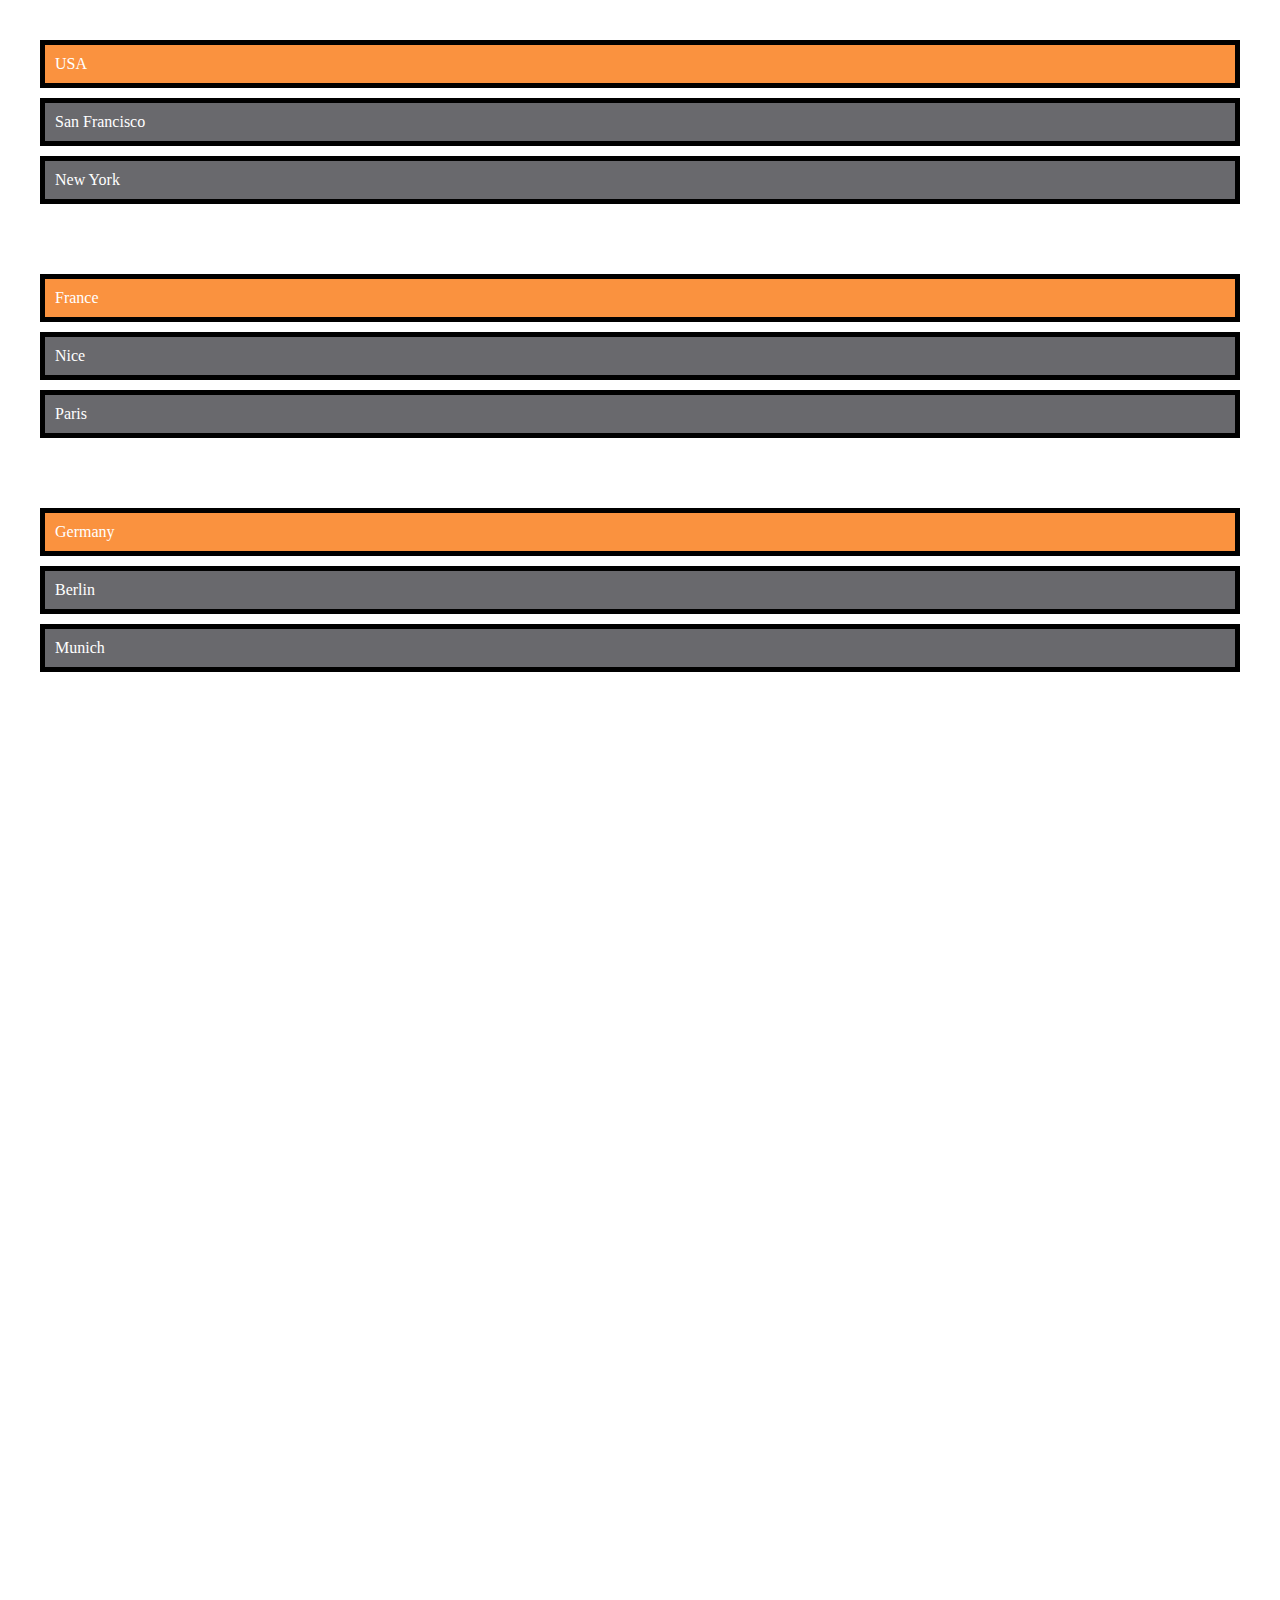
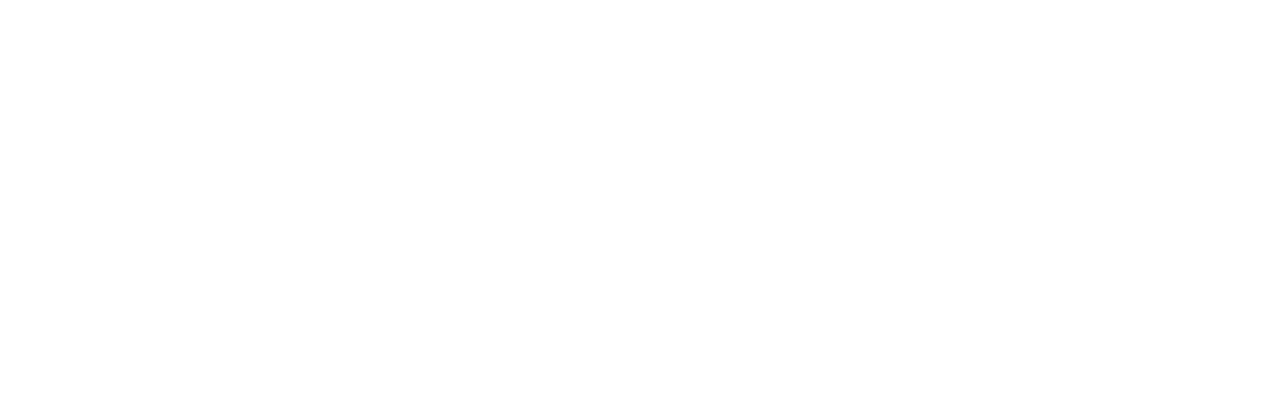
<file: positioning/sticky/index.html>
<!DOCTYPE html>
<html lang="en">
    <head>
        <meta charset="UTF-8">
        <meta http-equiv="X-UA-Compatible" content="ie=edge">
        <link rel="stylesheet" href="main.css">
        <title>Position</title>
    </head>
    <body>
        <div class="parent">
            <div class="country">USA</div>
            <div class="cities">San Francisco</div>
            <div class="cities">New York</div>
        </div>
        <div class="parent">
            <div class="country">France</div>
            <div class="cities">Nice</div>
            <div class="cities">Paris</div>
        </div>
        <div class="parent">
            <div class="country">Germany</div>
            <div class="cities">Berlin</div>
            <div class="cities">Munich</div>
        </div>
    </body>
</html>
</file>
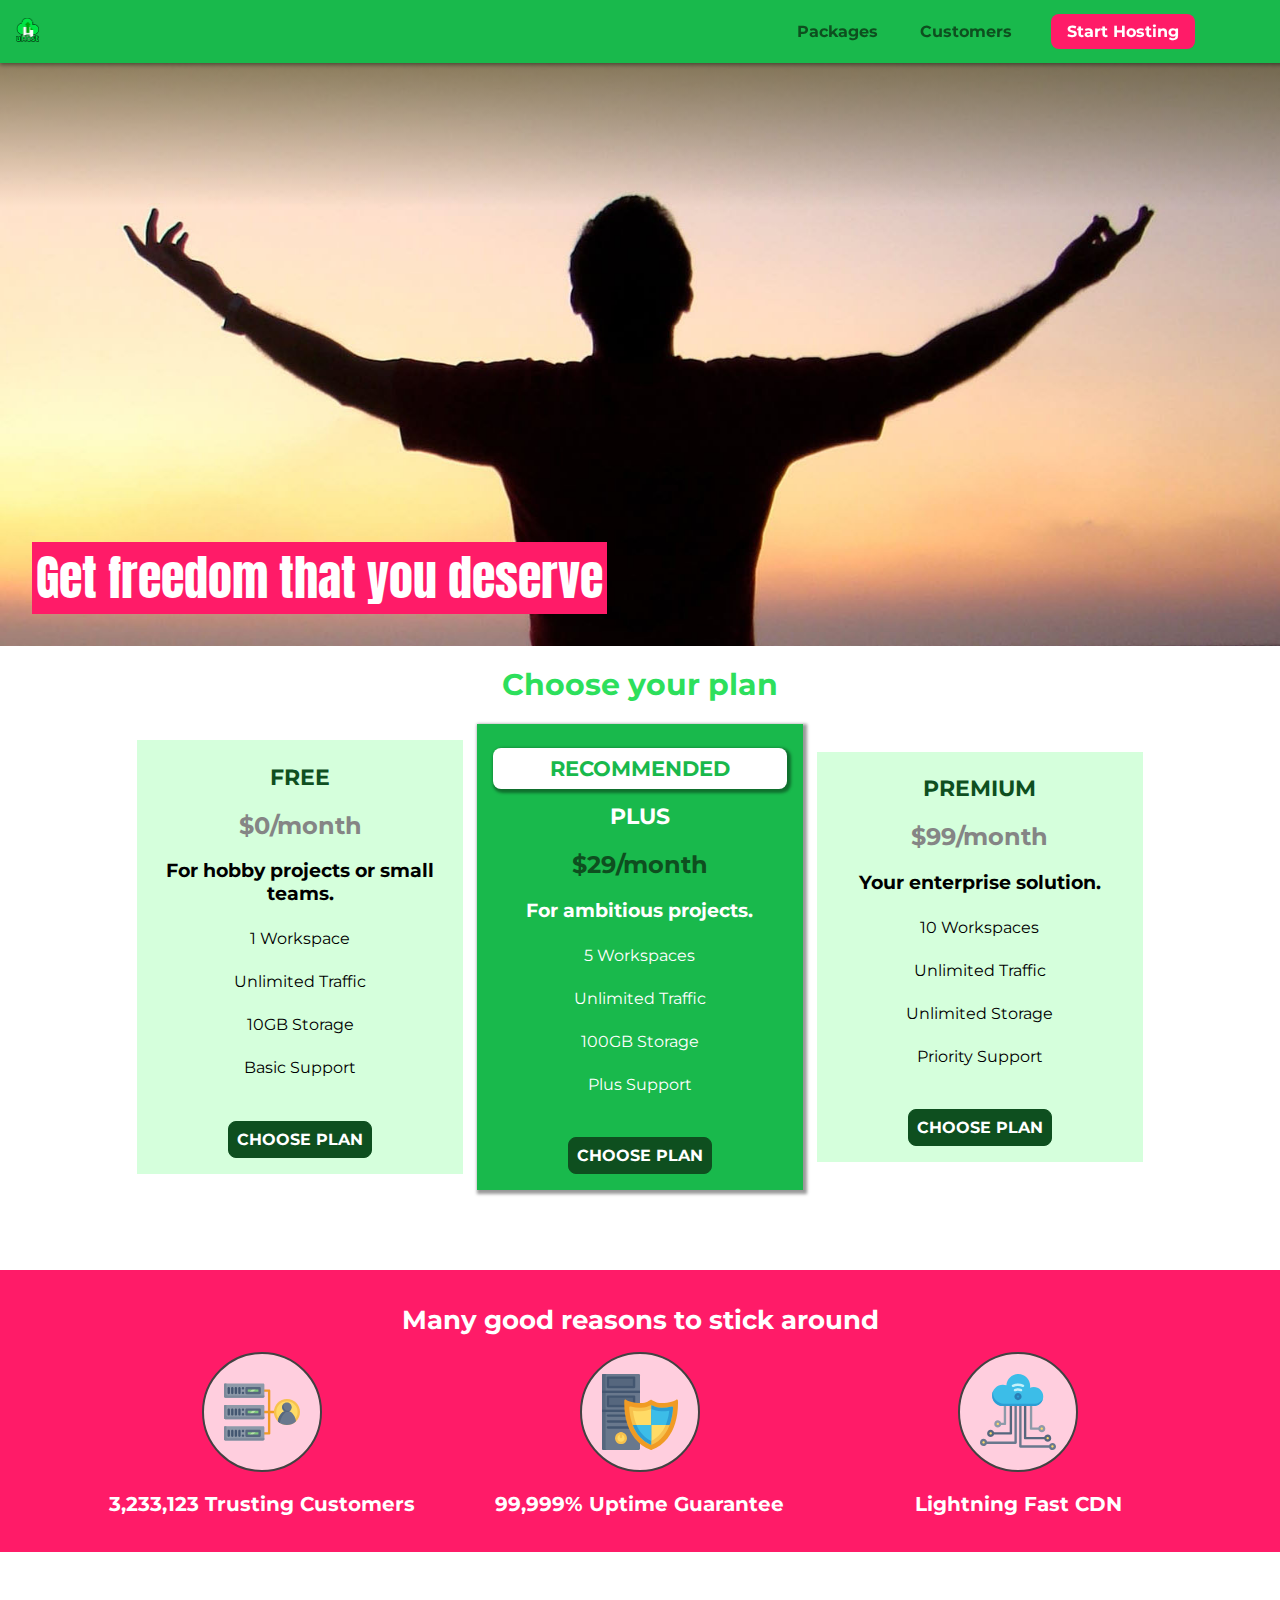
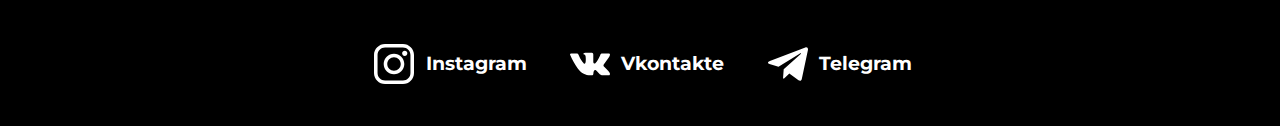
<file: main.html>
<!DOCTYPE html>
<html>

<head>
    <meta charset="UTF-8">
    <meta name="viewport" content="width=device-width, initial-scale=1.0">
    <meta http-equiv="X-UA-Compatible" content="ie=edge">
    <link href="https://fonts.googleapis.com/css?family=Anton&display=swap" rel="stylesheet">
    <link href="https://fonts.googleapis.com/css?family=Montserrat&display=swap" rel="stylesheet">
    <link href="https://fonts.googleapis.com/css?family=Charmonman:400,700&display=swap" rel="stylesheet">
    <link rel="stylesheet" href="./shared.css">
    <link rel="stylesheet" href="./main.css">
</head>

<body>
    <div class="backdrop"></div>
    <div class="modal">
        <h1 class="modal__title">Do you want to continue?</h1>
        <div class="modal__actions">
            <a href="start-hosting/index.html" class="modal__action">Yes!</a>
            <button class="modal__action modal__action--negative" type="button">No!</button>
        </div>
    </div>
    <header class="main-header">
        <button class="toggle-button">
            <span class="toggle-button__bar"></span>
            <span class="toggle-button__bar"></span>
            <span class="toggle-button__bar"></span>
        </button>
        <div>
            <a class="main-header__brand" href="./main.html">
                <img src="./images/uhost-icon.png" alt="uHost">
            </a>
        </div>
        <nav class="main-nav">
            <ul class="main-nav__items">
                <li class="main-nav__item">
                    <a href="./packages/index.html">Packages</a>
                </li>
                <li class="main-nav__item">
                    <a href="./customers/index.html">Customers</a>
                </li>
                <li class="main-nav__item main-nav__item--cta">
                    <a href="#">Start Hosting</a>
                </li>

            </ul>
        </nav>
    </header>
    <nav class="mobile-nav">
        <ul class="mobile-nav__items">
            <li class="mobile-nav__item">
                <a href="main.html">Home</a>
            </li>
            <li class="mobile-nav__item">
                <a href="packages/index.html">Packages</a>
            </li>
            <li class="mobile-nav__item">
                <a href="customers/index.html">Customers</a>
            </li>
            <li class="mobile-nav__item mobile-nav__item--cta">
                <a href="#">Start Hosting</a>
            </li>
        </ul>
    </nav>
    <main>
        <!-- <div class="product-overview__title-container">
            <h1>Get freedom that you deserve</h1>
        </div> -->
        <section class="product-overview">
            <div class="product-overview__title-container">
                <h1>Get freedom that you deserve</h1>
            </div>
        </section>
        <section class="plans">
            <h1 class="section-title">Choose your plan</h2>
                <div class="plan__list">
                    <article class="plan">
                        <h1 class="plan__title">FREE</h1>
                        <h2 class="plan__price">$0/month</h2>
                        <h3>For hobby projects or small teams.</h3>
                        <ul class="plan__features">
                            <li class="plan__feature">1 Workspace</li>
                            <li class="plan__feature">Unlimited Traffic</li>
                            <li class="plan__feature">10GB Storage</li>
                            <li class="plan__feature">Basic Support</li>
                        </ul>
                        <div>
                            <button class="button">CHOOSE PLAN</button>
                        </div>
                    </article>
                    <article class="plan plan--highlighted">
                        <h1 class="plan__annotation">RECOMMENDED</h1>
                        <h1 class="plan__title">PLUS</h1>
                        <h2 class="plan__price">$29/month</h2>
                        <h3>For ambitious projects.</h3>
                        <ul class="plan__features">
                            <li class="plan__feature">5 Workspaces</li>
                            <li class="plan__feature">Unlimited Traffic</li>
                            <li class="plan__feature">100GB Storage</li>
                            <li class="plan__feature">Plus Support</li>
                        </ul>
                        <div>
                            <button class="button">CHOOSE PLAN</button>
                        </div>
                    </article>
                    <article class="plan">
                        <h1 class="plan__title">PREMIUM</h1>
                        <h2 class="plan__price">$99/month</h2>
                        <h3>Your enterprise solution.</h3>
                        <ul class="plan__features">
                            <li class="plan__feature">10 Workspaces</li>
                            <li class="plan__feature">Unlimited Traffic</li>
                            <li class="plan__feature">Unlimited Storage</li>
                            <li class="plan__feature">Priority Support</li>
                        </ul>
                        <div>
                            <button class="button">CHOOSE PLAN</button>
                        </div>
                    </article>
                </div>

        </section>
        <section class="key-features">
            <h1 class="section-title">Many good reasons to stick around</h1>
            <ul class="key-features__items">
                <li class="key-feature">
                    <div class="key-feature__image">
                        <svg viewBox="0 0 512 512">
                            <path style="fill:#F09B24;"
                                d="M344,248h-32V112c0-4.418-3.582-8-8-8h-40c-4.418,0-8,3.582-8,8s3.582,8,8,8h32v128h-32  c-4.418,0-8,3.582-8,8s3.582,8,8,8h32v128h-32c-4.418,0-8,3.582-8,8s3.582,8,8,8h40c4.418,0,8-3.582,8-8V264h32c4.418,0,8-3.582,8-8  S348.418,248,344,248z" />
                            <path style="fill:#8E9AA9;"
                                d="M264,64H8c-4.418,0-8,3.582-8,8v80c0,4.418,3.582,8,8,8h256c4.418,0,8-3.582,8-8V72  C272,67.582,268.418,64,264,64z" />
                            <path style="fill:#7C899B;"
                                d="M24,144c-4.418,0-8-3.582-8-8V64H8c-4.418,0-8,3.582-8,8v80c0,4.418,3.582,8,8,8h256  c4.418,0,8-3.582,8-8v-8H24z" />
                            <rect x="152" y="96" style="fill:#B8E3A8;" width="88" height="32" />
                            <g>
                                <polygon style="fill:#7EC97D;" points="152,96 152,128 166,128 198,96  " />
                                <polygon style="fill:#7EC97D;" points="220,96 188,128 240,128 240,96  " />
                            </g>
                            <path style="fill:#56677E;"
                                d="M240,136h-88c-4.418,0-8-3.582-8-8V96c0-4.418,3.582-8,8-8h88c4.418,0,8,3.582,8,8v32  C248,132.418,244.418,136,240,136z M160,120h72v-16h-72V120z" />
                            <g>
                                <path style="fill:#435670;"
                                    d="M32,136c-4.418,0-8-3.582-8-8V96c0-4.418,3.582-8,8-8s8,3.582,8,8v32C40,132.418,36.418,136,32,136z   " />
                                <path style="fill:#435670;"
                                    d="M56,136c-4.418,0-8-3.582-8-8V96c0-4.418,3.582-8,8-8s8,3.582,8,8v32C64,132.418,60.418,136,56,136z   " />
                                <path style="fill:#435670;"
                                    d="M80,136c-4.418,0-8-3.582-8-8V96c0-4.418,3.582-8,8-8s8,3.582,8,8v32C88,132.418,84.418,136,80,136z   " />
                                <path style="fill:#435670;"
                                    d="M104,136c-4.418,0-8-3.582-8-8V96c0-4.418,3.582-8,8-8s8,3.582,8,8v32   C112,132.418,108.418,136,104,136z" />
                                <path style="fill:#435670;"
                                    d="M128,105c-4.418,0-8-3.582-8-8v-1c0-4.418,3.582-8,8-8s8,3.582,8,8v1   C136,101.418,132.418,105,128,105z" />
                                <path style="fill:#435670;"
                                    d="M128,136c-4.418,0-8-3.582-8-8v-1c0-4.418,3.582-8,8-8s8,3.582,8,8v1   C136,132.418,132.418,136,128,136z" />
                            </g>
                            <path style="fill:#8E9AA9;"
                                d="M264,208H8c-4.418,0-8,3.582-8,8v80c0,4.418,3.582,8,8,8h256c4.418,0,8-3.582,8-8v-80  C272,211.582,268.418,208,264,208z" />
                            <path style="fill:#7C899B;"
                                d="M24,288c-4.418,0-8-3.582-8-8v-72H8c-4.418,0-8,3.582-8,8v80c0,4.418,3.582,8,8,8h256  c4.418,0,8-3.582,8-8v-8H24z" />
                            <rect x="152" y="240" style="fill:#B8E3A8;" width="88" height="32" />
                            <g>
                                <polygon style="fill:#7EC97D;" points="152,240 152,272 166,272 198,240  " />
                                <polygon style="fill:#7EC97D;" points="220,240 188,272 240,272 240,240  " />
                            </g>
                            <path style="fill:#56677E;"
                                d="M240,280h-88c-4.418,0-8-3.582-8-8v-32c0-4.418,3.582-8,8-8h88c4.418,0,8,3.582,8,8v32  C248,276.418,244.418,280,240,280z M160,264h72v-16h-72V264z" />
                            <g>
                                <path style="fill:#435670;"
                                    d="M32,280c-4.418,0-8-3.582-8-8v-32c0-4.418,3.582-8,8-8s8,3.582,8,8v32C40,276.418,36.418,280,32,280   z" />
                                <path style="fill:#435670;"
                                    d="M56,280c-4.418,0-8-3.582-8-8v-32c0-4.418,3.582-8,8-8s8,3.582,8,8v32C64,276.418,60.418,280,56,280   z" />
                                <path style="fill:#435670;"
                                    d="M80,280c-4.418,0-8-3.582-8-8v-32c0-4.418,3.582-8,8-8s8,3.582,8,8v32C88,276.418,84.418,280,80,280   z" />
                                <path style="fill:#435670;"
                                    d="M104,280c-4.418,0-8-3.582-8-8v-32c0-4.418,3.582-8,8-8s8,3.582,8,8v32   C112,276.418,108.418,280,104,280z" />
                                <path style="fill:#435670;"
                                    d="M128,249c-4.418,0-8-3.582-8-8v-1c0-4.418,3.582-8,8-8s8,3.582,8,8v1   C136,245.418,132.418,249,128,249z" />
                                <path style="fill:#435670;"
                                    d="M128,280c-4.418,0-8-3.582-8-8v-1c0-4.418,3.582-8,8-8s8,3.582,8,8v1   C136,276.418,132.418,280,128,280z" />
                            </g>
                            <path style="fill:#8E9AA9;"
                                d="M264,352H8c-4.418,0-8,3.582-8,8v80c0,4.418,3.582,8,8,8h256c4.418,0,8-3.582,8-8v-80  C272,355.582,268.418,352,264,352z" />
                            <path style="fill:#7C899B;"
                                d="M24,432c-4.418,0-8-3.582-8-8v-72H8c-4.418,0-8,3.582-8,8v80c0,4.418,3.582,8,8,8h256  c4.418,0,8-3.582,8-8v-8H24z" />
                            <rect x="152" y="384" style="fill:#B8E3A8;" width="88" height="32" />
                            <g>
                                <polygon style="fill:#7EC97D;" points="152,384 152,416 166,416 198,384  " />
                                <polygon style="fill:#7EC97D;" points="220,384 188,416 240,416 240,384  " />
                            </g>
                            <path style="fill:#56677E;"
                                d="M240,424h-88c-4.418,0-8-3.582-8-8v-32c0-4.418,3.582-8,8-8h88c4.418,0,8,3.582,8,8v32  C248,420.418,244.418,424,240,424z M160,408h72v-16h-72V408z" />
                            <g>
                                <path style="fill:#435670;"
                                    d="M32,424c-4.418,0-8-3.582-8-8v-32c0-4.418,3.582-8,8-8s8,3.582,8,8v32C40,420.418,36.418,424,32,424   z" />
                                <path style="fill:#435670;"
                                    d="M56,424c-4.418,0-8-3.582-8-8v-32c0-4.418,3.582-8,8-8s8,3.582,8,8v32C64,420.418,60.418,424,56,424   z" />
                                <path style="fill:#435670;"
                                    d="M80,424c-4.418,0-8-3.582-8-8v-32c0-4.418,3.582-8,8-8s8,3.582,8,8v32C88,420.418,84.418,424,80,424   z" />
                                <path style="fill:#435670;"
                                    d="M104,424c-4.418,0-8-3.582-8-8v-32c0-4.418,3.582-8,8-8s8,3.582,8,8v32   C112,420.418,108.418,424,104,424z" />
                                <path style="fill:#435670;"
                                    d="M128,393c-4.418,0-8-3.582-8-8v-1c0-4.418,3.582-8,8-8s8,3.582,8,8v1   C136,389.418,132.418,393,128,393z" />
                                <path style="fill:#435670;"
                                    d="M128,424c-4.418,0-8-3.582-8-8v-1c0-4.418,3.582-8,8-8s8,3.582,8,8v1   C136,420.418,132.418,424,128,424z" />
                            </g>
                            <path style="fill:#F7C14D;"
                                d="M424,168c-48.523,0-88,39.477-88,88s39.477,88,88,88s88-39.477,88-88S472.523,168,424,168z" />
                            <path style="fill:#FFDB66;"
                                d="M424,184c-39.701,0-72,32.299-72,72s32.299,72,72,72s72-32.299,72-72S463.701,184,424,184z" />
                            <path style="fill:#69788D;"
                                d="M484.893,314.16C476.393,274.588,451.922,248,424,248s-52.393,26.588-60.893,66.16  c-0.605,2.82,0.354,5.749,2.511,7.664C381.731,336.124,402.465,344,424,344s42.269-7.876,58.381-22.176  C484.539,319.909,485.498,316.98,484.893,314.16z" />
                            <path style="fill:#56677E;"
                                d="M434.053,249.171C430.768,248.403,427.411,248,424,248c-27.922,0-52.393,26.588-60.893,66.16  c-0.605,2.82,0.354,5.749,2.511,7.664c3.383,3.002,6.979,5.703,10.734,8.125C384.904,286.243,407.373,255.378,434.053,249.171z" />
                            <path style="fill:#69788D;"
                                d="M424,192c-17.645,0-32,14.355-32,32s14.355,32,32,32s32-14.355,32-32S441.645,192,424,192z" />
                            <path style="fill:#56677E;"
                                d="M432,248c-17.645,0-32-14.355-32-32c0-6.783,2.128-13.076,5.742-18.258  C397.444,203.53,392,213.138,392,224c0,17.645,14.355,32,32,32c10.862,0,20.471-5.444,26.258-13.742  C445.076,245.872,438.783,248,432,248z" />

                        </svg>

                    </div>
                    <p class="key-feature__description">3,233,123 trusting customers</p>
                </li>
                <li class="key-feature">
                    <div class="key-feature__image">
                        <svg viewBox="0 0 512 512">
                            <path style="fill:#69788D;"
                                d="M248,0H8C3.582,0,0,3.582,0,8v496c0,4.418,3.582,8,8,8h240c4.418,0,8-3.582,8-8V8  C256,3.582,252.418,0,248,0z" />
                            <path style="fill:#56677E;"
                                d="M24,504V8c0-4.418,3.582-8,8-8H8C3.582,0,0,3.582,0,8v496c0,4.418,3.582,8,8,8h24  C27.582,512,24,508.418,24,504z" />
                            <g>
                                <rect x="0" y="112" style="fill:#435670;" width="256" height="16" />
                                <rect x="0" y="240" style="fill:#435670;" width="256" height="16" />
                            </g>
                            <path style="fill:#F7C14D;"
                                d="M128,392c-22.056,0-40,17.944-40,40s17.944,40,40,40s40-17.944,40-40S150.056,392,128,392z" />
                            <path style="fill:#FFDB66;"
                                d="M128,408c-13.233,0-24,10.767-24,24s10.767,24,24,24s24-10.767,24-24S141.233,408,128,408z" />
                            <path style="fill:#F7C14D;"
                                d="M128,392c-2.739,0-5.414,0.278-8,0.805V424c0,4.418,3.582,8,8,8c4.418,0,8-3.582,8-8v-31.195  C133.414,392.278,130.739,392,128,392z" />
                            <g>
                                <path style="fill:#435670;"
                                    d="M216,288H40c-4.418,0-8-3.582-8-8s3.582-8,8-8h176c4.418,0,8,3.582,8,8S220.418,288,216,288z" />
                                <path style="fill:#435670;"
                                    d="M216,328H40c-4.418,0-8-3.582-8-8s3.582-8,8-8h176c4.418,0,8,3.582,8,8S220.418,328,216,328z" />
                                <path style="fill:#435670;"
                                    d="M216,368H40c-4.418,0-8-3.582-8-8s3.582-8,8-8h176c4.418,0,8,3.582,8,8S220.418,368,216,368z" />
                                <path style="fill:#435670;"
                                    d="M216,16H40c-4.418,0-8,3.582-8,8v64c0,4.418,3.582,8,8,8h176c4.418,0,8-3.582,8-8V24   C224,19.582,220.418,16,216,16z" />
                            </g>
                            <rect x="48" y="32" style="fill:#56677E;" width="160" height="48" />
                            <path style="fill:#435670;"
                                d="M216,144H40c-4.418,0-8,3.582-8,8v64c0,4.418,3.582,8,8,8h176c4.418,0,8-3.582,8-8v-64  C224,147.582,220.418,144,216,144z" />
                            <rect x="48" y="160" style="fill:#56677E;" width="160" height="48" />
                            <path style="fill:#F09B24;"
                                d="M511.747,180.237c-0.194-6.537-8.107-10.107-13.135-5.894c-5.6,4.693-42.904,21.282-98.514,21.282  c-33.45,0-64.625-20.999-64.929-21.206c-2.9-1.991-6.764-1.85-9.512,0.346c-2.677,2.135-27.201,20.86-63.793,20.86  c-55.607,0-92.914-16.589-98.515-21.282c-5.028-4.211-12.941-0.645-13.135,5.894c-1.634,54.834,4.655,105.941,18.693,151.903  c12.096,39.604,29.759,74.047,52.497,102.373c27.538,34.304,62.743,59.882,104.66,76.045c3.069,1.918,6.757,1.921,9.83,0  c41.917-16.163,77.122-41.741,104.66-76.045c22.738-28.326,40.401-62.77,52.497-102.373  C507.092,286.179,513.381,235.071,511.747,180.237z" />
                            <path style="fill:#F7C14D;"
                                d="M476.21,221.226c-1.953-1.631-4.568-2.235-7.036-1.628c-21.686,5.327-44.926,8.028-69.075,8.028  c-25.926,0-49.633-8.975-64.955-16.504c-2.307-1.134-5.016-1.091-7.284,0.116c-14.059,7.477-36.919,16.388-65.994,16.388  c-24.153,0-47.394-2.701-69.075-8.028c-5.155-1.268-10.221,2.966-9.894,8.261c2.077,33.693,7.668,65.635,16.616,94.935  c22.774,74.565,66.139,126.334,128.888,153.868c2.032,0.891,4.397,0.891,6.43,0c61.777-27.107,104.716-78.876,127.62-153.868  c8.948-29.3,14.539-61.241,16.616-94.935C479.224,225.319,478.163,222.856,476.21,221.226z" />
                            <path style="fill:#FFDB66;"
                                d="M331.609,451.727c-52.604-25.289-89.304-70.987-109.144-135.944  c-6.532-21.39-11.162-44.336-13.82-68.447c17.133,2.852,34.952,4.291,53.22,4.291c29.394,0,53.376-7.793,69.978-15.561  c17.44,7.736,41.656,15.561,68.256,15.561c18.267,0,36.085-1.439,53.219-4.291c-2.659,24.112-7.288,47.06-13.82,68.448  C419.545,381.108,383.27,426.805,331.609,451.727z" />
                            <g>
                                <path style="fill:#2C9DD4;"
                                    d="M479.066,227.858c0.157-2.539-0.903-5.002-2.856-6.633s-4.568-2.235-7.036-1.628   c-21.686,5.327-44.926,8.028-69.075,8.028c-25.926,0-49.633-8.975-64.955-16.504c-1.057-0.52-2.2-0.78-3.345-0.806l-0.072,133.351   h123.601c2.556-6.746,4.933-13.702,7.123-20.874C471.398,293.493,476.989,261.552,479.066,227.858z" />
                                <path style="fill:#2C9DD4;"
                                    d="M206.658,343.667c24.153,63.42,65.028,108.108,121.743,132.995c1.031,0.452,2.147,0.673,3.263,0.666   l0.063-133.661H206.658z" />
                            </g>
                            <g>
                                <path style="fill:#3CBDE8;"
                                    d="M439.497,315.783c6.532-21.389,11.161-44.336,13.82-68.448c-17.134,2.852-34.952,4.291-53.219,4.291   c-26.6,0-50.815-7.824-68.256-15.561l-0.116,107.601h97.758C433.179,334.807,436.524,325.518,439.497,315.783z" />
                                <path style="fill:#3CBDE8;"
                                    d="M232.523,343.667c21.144,50.298,54.363,86.56,99.087,108.06l0.117-108.06H232.523z" />
                            </g>
                        </svg>
                    </div>
                    <p class="key-feature__description">99,999% uptime guarantee</p>
                </li>
                <li class="key-feature">
                    <div class="key-feature__image">
                        <svg viewBox="0 0 512 512">
                            <path style="fill:#8E9AA9;"
                                d="M168,200c-4.418,0-8,3.582-8,8v120h-17.376c-3.302-9.311-12.194-16-22.624-16  c-13.234,0-24,10.767-24,24s10.766,24,24,24c10.429,0,19.321-6.689,22.624-16H168c4.418,0,8-3.582,8-8V208  C176,203.582,172.418,200,168,200z" />
                            <path style="fill:#FFDB66;"
                                d="M120,328c-4.411,0-8,3.589-8,8s3.589,8,8,8s8-3.589,8-8S124.411,328,120,328z" />
                            <path style="fill:#56677E;"
                                d="M208,200c-4.418,0-8,3.582-8,8v184H94.624C91.322,382.689,82.43,376,72,376  c-13.234,0-24,10.767-24,24s10.766,24,24,24c10.429,0,19.321-6.689,22.624-16H208c4.418,0,8-3.582,8-8V208  C216,203.582,212.418,200,208,200z" />
                            <path style="fill:#FFDB66;"
                                d="M72,392c-4.411,0-8,3.589-8,8s3.589,8,8,8s8-3.589,8-8S76.411,392,72,392z" />
                            <path style="fill:#69788D;"
                                d="M240,208c-4.418,0-8,3.582-8,8v239H47.24c-2.671-10.34-12.078-18-23.24-18c-13.234,0-24,10.767-24,24  s10.766,24,24,24c9.666,0,18.009-5.747,21.809-14H240c4.418,0,8-3.582,8-8V216C248,211.582,244.418,208,240,208z" />
                            <path style="fill:#FFDB66;"
                                d="M24,453c-4.411,0-8,3.589-8,8s3.589,8,8,8s8-3.589,8-8S28.411,453,24,453z" />
                            <path style="fill:#69788D;"
                                d="M488,464c-10.429,0-19.321,6.689-22.624,16H280V208c0-4.418-3.582-8-8-8s-8,3.582-8,8v280  c0,4.418,3.582,8,8,8h193.376c3.302,9.311,12.194,16,22.624,16c13.234,0,24-10.767,24-24S501.234,464,488,464z" />
                            <path style="fill:#FFDB66;"
                                d="M488,480c-4.411,0-8,3.589-8,8s3.589,8,8,8s8-3.589,8-8S492.411,480,488,480z" />
                            <path style="fill:#56677E;"
                                d="M456,408c-10.429,0-19.321,6.689-22.624,16H312V208c0-4.418-3.582-8-8-8s-8,3.582-8,8v224  c0,4.418,3.582,8,8,8h129.376c3.302,9.311,12.194,16,22.624,16c13.234,0,24-10.767,24-24S469.234,408,456,408z" />
                            <path style="fill:#FFDB66;"
                                d="M456,424c-4.411,0-8,3.589-8,8s3.589,8,8,8s8-3.589,8-8S460.411,424,456,424z" />
                            <path style="fill:#8E9AA9;"
                                d="M416,344c-10.429,0-19.321,6.689-22.624,16H352V208c0-4.418-3.582-8-8-8s-8,3.582-8,8v160  c0,4.418,3.582,8,8,8h49.376c3.302,9.311,12.194,16,22.624,16c13.234,0,24-10.767,24-24S429.234,344,416,344z" />
                            <path style="fill:#FFDB66;"
                                d="M416,360c-4.411,0-8,3.589-8,8s3.589,8,8,8s8-3.589,8-8S420.411,360,416,360z" />
                            <path style="fill:#3CBDE8;"
                                d="M362,88c-8.741,0-17.231,1.751-25.06,5.085C337.646,88.797,338,84.43,338,80  c0-44.112-35.888-80-80-80c-42.823,0-77.895,33.816-79.909,76.149C170.393,73.415,162.244,72,154,72c-39.701,0-72,32.299-72,72  s32.299,72,72,72h208c35.29,0,64-28.71,64-64S397.29,88,362,88z" />
                            <path style="fill:#2C9DD4;"
                                d="M368,200H160c-39.701,0-72-32.299-72-72c0-5.863,0.721-11.559,2.05-17.019  C84.918,120.88,82,132.102,82,144c0,39.701,32.299,72,72,72h208c30.389,0,55.88-21.296,62.379-49.743  C413.565,186.327,392.352,200,368,200z" />
                            <path style="fill:#2A7DB5;"
                                d="M256,128c-13.234,0-24,10.767-24,24s10.766,24,24,24c13.233,0,24-10.767,24-24S269.233,128,256,128z" />
                            <path style="fill:#2C9DD4;"
                                d="M256,144c-4.411,0-8,3.589-8,8s3.589,8,8,8c4.411,0,8-3.589,8-8S260.411,144,256,144z" />
                            <g>
                                <path style="fill:#C5F1FA;"
                                    d="M221.755,87.695c-2.994,0-5.864-1.688-7.233-4.572c-1.894-3.991-0.194-8.763,3.798-10.657   C230.157,66.849,242.834,64,256,64c13.166,0,25.844,2.849,37.68,8.466c3.992,1.895,5.692,6.666,3.798,10.657   s-6.666,5.692-10.657,3.798C277.144,82.328,266.774,80,256,80c-10.774,0-21.144,2.328-30.821,6.921   C224.072,87.446,222.904,87.695,221.755,87.695z" />
                                <path style="fill:#C5F1FA;"
                                    d="M276.545,116.618c-1.148,0-2.316-0.249-3.424-0.774C267.745,113.293,261.985,112,256,112   c-5.985,0-11.745,1.293-17.121,3.844c-3.991,1.895-8.763,0.192-10.657-3.798c-1.894-3.992-0.193-8.764,3.798-10.657   C239.557,97.813,247.625,96,256,96c8.376,0,16.444,1.813,23.98,5.389c3.991,1.894,5.692,6.665,3.798,10.657   C282.41,114.93,279.539,116.618,276.545,116.618z" />
                            </g>

                        </svg>
                    </div>
                    <p class="key-feature__description">lightning fast CDN</p>
                </li>
            </ul>
        </section>
    </main>
    <footer class="main-footer">
        <nav>
            <ul class="main-footer__links">
                <li class="main-footer__link">
                    <a href="#" id="inst-link">
                        <div class="main-footer__link--image"><svg xmlns="http://www.w3.org/2000/svg"
                                xmlns:xlink="http://www.w3.org/1999/xlink" version="1.1" id="Layer_1" x="0px" y="0px"
                                viewBox="0 0 169.063 169.063" style="enable-background:new 0 0 169.063 169.063;"
                                xml:space="preserve" class="main-footer__insta-logo">
                                <g>
                                    <g>
                                        <path
                                            d="M122.406,0H46.654C20.929,0,0,20.93,0,46.655v75.752c0,25.726,20.929,46.655,46.654,46.655h75.752   c25.727,0,46.656-20.93,46.656-46.655V46.655C169.063,20.93,148.133,0,122.406,0z M154.063,122.407   c0,17.455-14.201,31.655-31.656,31.655H46.654C29.2,154.063,15,139.862,15,122.407V46.655C15,29.201,29.2,15,46.654,15h75.752   c17.455,0,31.656,14.201,31.656,31.655V122.407z"
                                            data-original="#000000" class="active-path" data-old_color="#000000"
                                            fill="#FFFFFF" />
                                        <path
                                            d="M84.531,40.97c-24.021,0-43.563,19.542-43.563,43.563c0,24.02,19.542,43.561,43.563,43.561s43.563-19.541,43.563-43.561   C128.094,60.512,108.552,40.97,84.531,40.97z M84.531,113.093c-15.749,0-28.563-12.812-28.563-28.561   c0-15.75,12.813-28.563,28.563-28.563s28.563,12.813,28.563,28.563C113.094,100.281,100.28,113.093,84.531,113.093z"
                                            data-original="#000000" class="active-path" data-old_color="#000000"
                                            fill="#FFFFFF" />
                                        <path
                                            d="M129.921,28.251c-2.89,0-5.729,1.17-7.77,3.22c-2.051,2.04-3.23,4.88-3.23,7.78c0,2.891,1.18,5.73,3.23,7.78   c2.04,2.04,4.88,3.22,7.77,3.22c2.9,0,5.73-1.18,7.78-3.22c2.05-2.05,3.22-4.89,3.22-7.78c0-2.9-1.17-5.74-3.22-7.78   C135.661,29.421,132.821,28.251,129.921,28.251z"
                                            data-original="#000000" class="active-path" data-old_color="#000000"
                                            fill="#FFFFFF" />
                                    </g>
                                </g>
                            </svg>
                            <svg version="1.1" id="main-footer__insta-logo--hover" xmlns="http://www.w3.org/2000/svg"
                                xmlns:xlink="http://www.w3.org/1999/xlink" x="0px" y="0px" style="display: none;"
                                viewBox="0 0 551.034 551.034" style="enable-background:new 0 0 551.034 551.034;"
                                xml:space="preserve">
                                <g>

                                    <linearGradient id="SVGID_1_" gradientUnits="userSpaceOnUse" x1="275.517" y1="4.57"
                                        x2="275.517" y2="549.72" gradientTransform="matrix(1 0 0 -1 0 554)">
                                        <stop offset="0" style="stop-color:#E09B3D" />
                                        <stop offset="0.3" style="stop-color:#C74C4D" />
                                        <stop offset="0.6" style="stop-color:#C21975" />
                                        <stop offset="1" style="stop-color:#7024C4" />
                                    </linearGradient>
                                    <path style="fill:url(#SVGID_1_);" d="M386.878,0H164.156C73.64,0,0,73.64,0,164.156v222.722
                               c0,90.516,73.64,164.156,164.156,164.156h222.722c90.516,0,164.156-73.64,164.156-164.156V164.156
                               C551.033,73.64,477.393,0,386.878,0z M495.6,386.878c0,60.045-48.677,108.722-108.722,108.722H164.156
                               c-60.045,0-108.722-48.677-108.722-108.722V164.156c0-60.046,48.677-108.722,108.722-108.722h222.722
                               c60.045,0,108.722,48.676,108.722,108.722L495.6,386.878L495.6,386.878z" />

                                    <linearGradient id="SVGID_2_" gradientUnits="userSpaceOnUse" x1="275.517" y1="4.57"
                                        x2="275.517" y2="549.72" gradientTransform="matrix(1 0 0 -1 0 554)">
                                        <stop offset="0" style="stop-color:#E09B3D" />
                                        <stop offset="0.3" style="stop-color:#C74C4D" />
                                        <stop offset="0.6" style="stop-color:#C21975" />
                                        <stop offset="1" style="stop-color:#7024C4" />
                                    </linearGradient>
                                    <path style="fill:url(#SVGID_2_);"
                                        d="M275.517,133C196.933,133,133,196.933,133,275.516s63.933,142.517,142.517,142.517
                               S418.034,354.1,418.034,275.516S354.101,133,275.517,133z M275.517,362.6c-48.095,0-87.083-38.988-87.083-87.083
                               s38.989-87.083,87.083-87.083c48.095,0,87.083,38.988,87.083,87.083C362.6,323.611,323.611,362.6,275.517,362.6z" />

                                    <linearGradient id="SVGID_3_" gradientUnits="userSpaceOnUse" x1="418.31" y1="4.57"
                                        x2="418.31" y2="549.72" gradientTransform="matrix(1 0 0 -1 0 554)">
                                        <stop offset="0" style="stop-color:#E09B3D" />
                                        <stop offset="0.3" style="stop-color:#C74C4D" />
                                        <stop offset="0.6" style="stop-color:#C21975" />
                                        <stop offset="1" style="stop-color:#7024C4" />
                                    </linearGradient>
                                    <circle style="fill:url(#SVGID_3_);" cx="418.31" cy="134.07" r="34.15" />
                                </g>
                                <g>
                                </g>
                                <g>
                                </g>
                                <g>
                                </g>
                                <g>
                                </g>
                                <g>
                                </g>
                                <g>
                                </g>
                                <g>
                                </g>
                                <g>
                                </g>
                                <g>
                                </g>
                                <g>
                                </g>
                                <g>
                                </g>
                                <g>
                                </g>
                                <g>
                                </g>
                                <g>
                                </g>
                                <g>
                                </g>
                            </svg></div>
                        <p class="main-footer__link--text">Instagram</p>
                    </a>
                </li>
                <li class="main-footer__link">

                    <a href="https://vk.com" id="vk-link">
                        <div class="main-footer__link--image">
                            <svg xmlns="http://www.w3.org/2000/svg" xmlns:xlink="http://www.w3.org/1999/xlink"
                                version="1.1" id="Layer_1" x="0px" y="0px" viewBox="0 0 512 512"
                                style="enable-background:new 0 0 512 512;" xml:space="preserve"
                                class="main-footer__vk-logo">
                                <!-- <g>
                                    <path
                                        d="m12.145 19.5c3.472 0 2.234-2.198 2.502-2.83-.004-.472-.008-.926.008-1.202.22.062.739.325 1.811 1.367 1.655 1.67 2.078 2.665 3.415 2.665h2.461c.78 0 1.186-.323 1.389-.594.196-.262.388-.722.178-1.438-.549-1.724-3.751-4.701-3.95-5.015.03-.058.078-.135.103-.175h-.002c.632-.835 3.044-4.449 3.399-5.895.001-.002.002-.005.002-.008.192-.66.016-1.088-.166-1.33-.274-.362-.71-.545-1.299-.545h-2.461c-.824 0-1.449.415-1.765 1.172-.529 1.345-2.015 4.111-3.129 5.09-.034-1.387-.011-2.446.007-3.233.036-1.535.152-3.029-1.441-3.029h-3.868c-.998 0-1.953 1.09-.919 2.384.904 1.134.325 1.766.52 4.912-.76-.815-2.112-3.016-3.068-5.829-.268-.761-.674-1.466-1.817-1.466h-2.461c-.998 0-1.594.544-1.594 1.455 0 2.046 4.529 13.544 12.145 13.544zm-8.09-13.499c.217 0 .239 0 .4.457.979 2.883 3.175 7.149 4.779 7.149 1.205 0 1.205-1.235 1.205-1.7l-.001-3.702c-.066-1.225-.512-1.835-.805-2.205l3.508.004c.002.017-.02 4.095.01 5.083 0 1.403 1.114 2.207 2.853.447 1.835-2.071 3.104-5.167 3.155-5.293.075-.18.14-.241.376-.241h2.461.01c-.001.003-.001.006-.002.009-.225 1.05-2.446 4.396-3.189 5.435-.012.016-.023.033-.034.05-.327.534-.593 1.124.045 1.954h.001c.058.07.209.234.429.462.684.706 3.03 3.12 3.238 4.08-.138.022-.288.006-2.613.011-.495 0-.882-.74-2.359-2.23-1.328-1.292-2.19-1.82-2.975-1.82-1.524 0-1.413 1.237-1.399 2.733.005 1.622-.005 1.109.006 1.211-.089.035-.344.105-1.009.105-6.345 0-10.477-10.071-10.636-11.996.055-.005.812-.002 2.546-.003z"
                                        data-original="#000000" class="active-path" data-old_color="#000000"
                                        fill="#FFFFFF" />
                                </g> -->
                                <g>
                                    <path
                                        d="M440.649,295.361c16.984,16.582,34.909,32.182,50.142,50.436  c6.729,8.112,13.099,16.482,17.973,25.896c6.906,13.382,0.651,28.108-11.348,28.907l-74.59-0.034  c-19.238,1.596-34.585-6.148-47.489-19.302c-10.327-10.519-19.891-21.714-29.821-32.588c-4.071-4.444-8.332-8.626-13.422-11.932  c-10.182-6.609-19.021-4.586-24.84,6.034c-5.926,10.802-7.271,22.762-7.853,34.8c-0.799,17.564-6.108,22.182-23.751,22.986  c-37.705,1.778-73.489-3.926-106.732-22.947c-29.308-16.768-52.034-40.441-71.816-67.24  C58.589,258.194,29.094,200.852,2.586,141.904c-5.967-13.281-1.603-20.41,13.051-20.663c24.333-0.473,48.663-0.439,73.025-0.034  c9.89,0.145,16.437,5.817,20.256,15.16c13.165,32.371,29.274,63.169,49.494,91.716c5.385,7.6,10.876,15.201,18.694,20.55  c8.65,5.923,15.236,3.96,19.305-5.676c2.582-6.11,3.713-12.691,4.295-19.234c1.928-22.513,2.182-44.988-1.199-67.422  c-2.076-14.001-9.962-23.065-23.933-25.714c-7.129-1.351-6.068-4.004-2.616-8.073c5.995-7.018,11.634-11.387,22.875-11.387h84.298  c13.271,2.619,16.218,8.581,18.035,21.934l0.072,93.637c-0.145,5.169,2.582,20.51,11.893,23.931  c7.452,2.436,12.364-3.526,16.836-8.251c20.183-21.421,34.588-46.737,47.457-72.951c5.711-11.527,10.622-23.497,15.381-35.458  c3.526-8.875,9.059-13.242,19.056-13.049l81.132,0.072c2.406,0,4.84,0.035,7.17,0.434c13.671,2.33,17.418,8.211,13.195,21.561  c-6.653,20.945-19.598,38.4-32.255,55.935c-13.53,18.721-28.001,36.802-41.418,55.634  C424.357,271.756,425.336,280.424,440.649,295.361L440.649,295.361z"
                                        data-original="#436EAB" class="active-path" data-old_color="#436EAB"
                                        fill="#FFFFFF" />
                                </g>
                            </svg>
                            <svg version="1.1" id="main-footer__vk-logo--hover" style="display: none;"
                                xmlns="http://www.w3.org/2000/svg" xmlns:xlink="http://www.w3.org/1999/xlink" x="0px"
                                y="0px" viewBox="0 0 512 512" style="enable-background:new 0 0 512 512;"
                                xml:space="preserve">
                                <path style="fill:#436EAB;" d="M440.649,295.361c16.984,16.582,34.909,32.182,50.142,50.436
	c6.729,8.112,13.099,16.482,17.973,25.896c6.906,13.382,0.651,28.108-11.348,28.907l-74.59-0.034
	c-19.238,1.596-34.585-6.148-47.489-19.302c-10.327-10.519-19.891-21.714-29.821-32.588c-4.071-4.444-8.332-8.626-13.422-11.932
	c-10.182-6.609-19.021-4.586-24.84,6.034c-5.926,10.802-7.271,22.762-7.853,34.8c-0.799,17.564-6.108,22.182-23.751,22.986
	c-37.705,1.778-73.489-3.926-106.732-22.947c-29.308-16.768-52.034-40.441-71.816-67.24
	C58.589,258.194,29.094,200.852,2.586,141.904c-5.967-13.281-1.603-20.41,13.051-20.663c24.333-0.473,48.663-0.439,73.025-0.034
	c9.89,0.145,16.437,5.817,20.256,15.16c13.165,32.371,29.274,63.169,49.494,91.716c5.385,7.6,10.876,15.201,18.694,20.55
	c8.65,5.923,15.236,3.96,19.305-5.676c2.582-6.11,3.713-12.691,4.295-19.234c1.928-22.513,2.182-44.988-1.199-67.422
	c-2.076-14.001-9.962-23.065-23.933-25.714c-7.129-1.351-6.068-4.004-2.616-8.073c5.995-7.018,11.634-11.387,22.875-11.387h84.298
	c13.271,2.619,16.218,8.581,18.035,21.934l0.072,93.637c-0.145,5.169,2.582,20.51,11.893,23.931
	c7.452,2.436,12.364-3.526,16.836-8.251c20.183-21.421,34.588-46.737,47.457-72.951c5.711-11.527,10.622-23.497,15.381-35.458
	c3.526-8.875,9.059-13.242,19.056-13.049l81.132,0.072c2.406,0,4.84,0.035,7.17,0.434c13.671,2.33,17.418,8.211,13.195,21.561
	c-6.653,20.945-19.598,38.4-32.255,55.935c-13.53,18.721-28.001,36.802-41.418,55.634
	C424.357,271.756,425.336,280.424,440.649,295.361L440.649,295.361z" />
                                <g>
                                </g>
                                <g>
                                </g>
                                <g>
                                </g>
                                <g>
                                </g>
                                <g>
                                </g>
                                <g>
                                </g>
                                <g>
                                </g>
                                <g>
                                </g>
                                <g>
                                </g>
                                <g>
                                </g>
                                <g>
                                </g>
                                <g>
                                </g>
                                <g>
                                </g>
                                <g>
                                </g>
                                <g>
                                </g>
                            </svg>
                            <!-- <svg xmlns="http://www.w3.org/2000/svg" id="main-footer__vk-logo--hover"
                                enable-background="new 0 0 24 24" viewBox="0 0 24 24" class="" style="display: none;">
                                <g>
                                    <path
                                        d="m12.145 19.5c3.472 0 2.234-2.198 2.502-2.83-.004-.472-.008-.926.008-1.202.22.062.739.325 1.811 1.367 1.655 1.67 2.078 2.665 3.415 2.665h2.461c.78 0 1.186-.323 1.389-.594.196-.262.388-.722.178-1.438-.549-1.724-3.751-4.701-3.95-5.015.03-.058.078-.135.103-.175h-.002c.632-.835 3.044-4.449 3.399-5.895.001-.002.002-.005.002-.008.192-.66.016-1.088-.166-1.33-.274-.362-.71-.545-1.299-.545h-2.461c-.824 0-1.449.415-1.765 1.172-.529 1.345-2.015 4.111-3.129 5.09-.034-1.387-.011-2.446.007-3.233.036-1.535.152-3.029-1.441-3.029h-3.868c-.998 0-1.953 1.09-.919 2.384.904 1.134.325 1.766.52 4.912-.76-.815-2.112-3.016-3.068-5.829-.268-.761-.674-1.466-1.817-1.466h-2.461c-.998 0-1.594.544-1.594 1.455 0 2.046 4.529 13.544 12.145 13.544zm-8.09-13.499c.217 0 .239 0 .4.457.979 2.883 3.175 7.149 4.779 7.149 1.205 0 1.205-1.235 1.205-1.7l-.001-3.702c-.066-1.225-.512-1.835-.805-2.205l3.508.004c.002.017-.02 4.095.01 5.083 0 1.403 1.114 2.207 2.853.447 1.835-2.071 3.104-5.167 3.155-5.293.075-.18.14-.241.376-.241h2.461.01c-.001.003-.001.006-.002.009-.225 1.05-2.446 4.396-3.189 5.435-.012.016-.023.033-.034.05-.327.534-.593 1.124.045 1.954h.001c.058.07.209.234.429.462.684.706 3.03 3.12 3.238 4.08-.138.022-.288.006-2.613.011-.495 0-.882-.74-2.359-2.23-1.328-1.292-2.19-1.82-2.975-1.82-1.524 0-1.413 1.237-1.399 2.733.005 1.622-.005 1.109.006 1.211-.089.035-.344.105-1.009.105-6.345 0-10.477-10.071-10.636-11.996.055-.005.812-.002 2.546-.003z"
                                        data-original="#000000" class="active-path" data-old_color="#000000"
                                        fill="#1F66B2" />
                                </g>
                            </svg> -->

                        </div>
                        <p class="main-footer__link--text">Vkontakte</p>
                    </a>
                </li>
                <li class="main-footer__link">

                    <a href="#" id="telegram-link">
                        <div class="main-footer__link--image">
                            <svg enable-background="new 0 0 24 24" viewBox="0 0 24 24"
                                xmlns="http://www.w3.org/2000/svg" class="main-footer__telegram-logo">
                                <g>
                                    <path
                                        d="m9.417 15.181-.397 5.584c.568 0 .814-.244 1.109-.537l2.663-2.545 5.518 4.041c1.012.564 1.725.267 1.998-.931l3.622-16.972.001-.001c.321-1.496-.541-2.081-1.527-1.714l-21.29 8.151c-1.453.564-1.431 1.374-.247 1.741l5.443 1.693 12.643-7.911c.595-.394 1.136-.176.691.218z"
                                        fill="#FFFFFF" data-original="#039BE5" class="active-path"
                                        data-old_color="#039be5" />
                                </g>
                            </svg>
                            <svg xmlns="http://www.w3.org/2000/svg" id="main-footer__telegram-logo--hover"
                                enable-background="new 0 0 24 24" viewBox="0 0 24 24" class="" style="display: none;">
                                <path
                                    d="m9.417 15.181-.397 5.584c.568 0 .814-.244 1.109-.537l2.663-2.545 5.518 4.041c1.012.564 1.725.267 1.998-.931l3.622-16.972.001-.001c.321-1.496-.541-2.081-1.527-1.714l-21.29 8.151c-1.453.564-1.431 1.374-.247 1.741l5.443 1.693 12.643-7.911c.595-.394 1.136-.176.691.218z"
                                    fill="#039be5" />
                            </svg>

                        </div>
                        <p class="main-footer__link--text">Telegram</p>
                    </a>
                </li>
            </ul>
        </nav>
    </footer>
    <script src="./shared.js"></script>
</body>

</html>
</file>
<file: assignment1/main.css>
body {
    padding: 0;
}

* {
    box-sizing: border-box;
}


.box1{
    padding: 5px 10px 8px 15px;
    border: 5px solid green;
    margin: 5px 10px 15px 20px;
    height: 300px;
    width: 50%;
    display: inline-block;
}

.box2{
    /* margin: 2px 1px 5px 10px; */
    padding: 5px 10px 8px 15px;
    border: 5px solid green;
    margin: 5px 10px 15px 20px;
    display: inline-block;
}

.box2:hover {
    background: #000;
    color: #fff;
}
</file>
<file: shared.css>
* {
    box-sizing: border-box;
}

body {
    margin: 0;
    font-family: "Montserrat", sans-serif;
}

main {
    margin-top: 3.8rem;
}

.backdrop {
    display: none;
    position: fixed;
    top: 0;
    left: 0;
    z-index: 100;
    width: 100%;
    height: 100%;
    background: rgba(0, 0, 0, 0.6);
}

.main-header {
    width: 100%;
    position: fixed;
    top: 0px;
    box-shadow: 2px 0 4px 2px rgba(0, 0, 0, 0.4);
    background-color: #19b94c;
    padding: 0.4rem 0.3rem;
    z-index: 1;
}

.main-header > div {
    display: inline-block;
    vertical-align: middle;
}

.main-nav__item {
    margin: 0 1rem;
    display: inline-block;
}


.main-nav {
    vertical-align: middle;
    /* display: inline-block; */
    display: none;
    text-align: right;
    width: calc(100% - 5rem);
}

.main-nav__items {
    margin: 0;
    padding: 0;
    list-style: none;
}

.main-header__brand{
    display: none;
    color: #0e4f1f;
    text-decoration: none;
    font-weight: bold;
    height: 1.5rem;
}

.main-header__brand img {
    height: 100%;
}

.main-nav__item a, .mobile-nav__item a{
    text-decoration: none;
    color: #0e4f1f;
    font-weight: bold;
    padding: 0.2rem;
}

.main-nav__item a:active,
.main-nav__item a:hover {
    color: #fff;
    border-bottom: 2px solid #fff;
}

.main-nav__item--cta a,
.mobile-nav__item--cta a {
    color: white;
    background: #ff1b68;
    padding: 0.5rem 1rem;
    border-radius: 8px;
} 

.main-nav__item--cta a:hover,
.main-nav__item--cta a:active
.mobile-nav__item--cta a:hover ,
.mobile-nav__item--cta a:active {
    color: #ff1b68;
    background: #fff;
    border: none;
}

.mobile-nav {
    display: none;
    position: fixed;
    z-index: 101;
    top: 0;
    left: 0;
    background: white;
    width: 60%;
    height: 100vh;
}

.mobile-nav__items {
    width: 80%;
    height: 100%;
    list-style: none;
    margin: 10% auto;
    padding: 0;
    display: flex;
    flex-direction: column;
    /* justify-content: first baseline; */
    align-items: center;
}

.mobile-nav__item {
    margin: 1.7rem 0;
}

.mobile-nav__item a {
    font-size: 1.1rem;  
}
.toggle-button {
    width: 3rem;
    background: transparent;
    border: none;
    cursor: pointer;
    padding-top: 0;
    padding-bottom: 0;
    vertical-align: middle;
}

.toggle-button:focus {
    outline: none;
}

.toggle-button__bar {
    width: 100%;
    height: 0.2rem;
    background: black;
    display: block;
    margin: 0.6rem 0;
}

.main-footer {
    font-weight: bold;
    background: #000;
    color: #000;
    padding: 0.9rem;
    margin-top: 1.5rem;
}

.main-footer__links {
    list-style: none;
    margin: 0;
    padding: 0;
    text-align: center;
}

.main-footer__link {
    vertical-align: bottom;
    display: inline-block;
    margin: 0 1rem;
    /* padding: 1rem; */
}

.main-footer__link--image {
    vertical-align: middle;
    display: inline-block;
    /* height: 2rem; */
    width: 1.5rem;
    margin: 0.4rem;
}

.main-footer__link--text {
    font-size: 1.2rem;
    /* font-weight: bold; */
    display: none;
}

.main-footer__link a {
    color: #fff;
    text-decoration: none;
}

#inst-link:hover p {
  background: -webkit-linear-gradient(#bc2a8d, #fccc63);
  -webkit-background-clip: text;
  -webkit-text-fill-color: transparent;
}

#telegram-link:hover p {
  background: #039be5;
  -webkit-background-clip: text;
  -webkit-text-fill-color: transparent;
}

#vk-link:hover p {
  background: #1F66B2;
  -webkit-background-clip: text;
  -webkit-text-fill-color: transparent;
}

.button {
    background: #0e4f1f;
    color: #fff;
    font: inherit;
    border: 1.5px solid #0e4f1f;
    padding: 0.3rem;
    border-radius: 8px;
    margin-top: 0.8rem;
    font-weight: bold;
    cursor: pointer;
}

.button:hover,
.button:active {
    background: #fff;
    color: #0e4f1f;
}


.button:focus {
    outline: none;
}


.modal {
    position: fixed;
    display: none;
    z-index: 200;
    top: 20%;
    left: 30%;
    width: 40%;
    background: white;
    padding: 1rem;
    border: 1px solid #ccc;
    box-shadow: 2px 2px 3px 2px rgba(0, 0, 0, 0.5);
  }
  
  .modal__title {
    text-align: center;
    margin: 0 0 1rem 0;
  }
  
  .modal__actions {
    text-align: center;
  }
  
  .modal__action {
    border: 1px solid #0e4f1f;
    background: #0e4f1f;
    text-decoration: none;
    color: white;
    font: inherit;
    padding: 0.5rem 1rem;
    cursor: pointer;
  }
  
  .modal__action:hover,
  .modal__action:active {
    background: #2ddf5c;
    border-color: #2ddf5c;
  }
  
  .modal__action--negative {
    background: red;
    border-color: red;
  }
  
  .modal__action--negative:hover,
  .modal__action--negative:active {
    background: #ff5454;
    border-color: #ff5454;
  }

  @media (min-width: 40rem) {

    .toggle-button {
        display: none;
    }

    .main-header__brand {
        display: inline-block;
    }

    .main-nav {
        display: inline-block;
    }

    .main-header {
        padding: 1.1rem 1rem;;
    }

    .button {
        padding: 0.5rem;
        margin-top: 1.2rem;
    }

    .main-footer__link--image {
        margin: 0.4rem;
        width: 2.5rem;
    }

    .main-footer {
        padding: 1.2rem;
        margin-top: 2rem;
    }
}

@media (min-width: 62.5rem) {
    .main-footer__link--text {
        display: inline-block;
    }

    .main-footer {
        padding: 2rem;
        margin-top: 3rem;
    }
}
</file>
<file: customers/customers.css>
.testimonial {
  font-size: 1.2rem;
  margin: 3rem 0;
}

.testimonial__list {
  width: 80%;
  margin: auto;
}

.testimonial:first-of-type {
  margin-top: 7rem;
}

.testimonial__image-container {
  /* max-width: 1000px; */
  width: 60%;
  display: inline-block;
  vertical-align: middle;
  box-shadow: 3px 3px 5px 3px rgba(0,0,0,0.3);
}

.testimonial__image {
  width: 100%;
  vertical-align: top;
}

.testimonial__info {
  text-align: right;
  padding: 0.9px;
  display: inline-block;
  vertical-align: middle;
  width: 30%;
}

#customer-2.testimonial {
  text-align: right;
}

#customer-2 .testimonial__info {
  text-align: left;
}

.testimonial__name {
  font-size: 2rem;
  margin: 0.2rem;
  color: #ff5454;
}

.testimonial__subtitle {
  margin: 0;
  font-size: 1.1rem;
  color: #ccc;
}

.testimonial__subtitle a {
  color: inherit;
  text-decoration: none;
}

.testimonial__subtitle a:hover,
.testimonial__subtitle a:active {
  color: #7a7a7a;
}

.testimonial__text {
  margin: 10px 3px;
}
</file>
<file: packages/packages.css>
main {
    padding-top: 2rem;
}


.background {
    background: url("../images/plans.jpg") center/cover;
    filter: grayscale(40%);
    width: 100vw;
    height: 100vh;
    position: fixed;
    z-index: -1;
}

.package {
    width: 80%;
    margin: 1rem 0;
    border: 4px solid #0e4f1f;
    border-left: none;
    position: relative;
}

.package a {
    text-decoration: none;
    color: inherit;
    display: block;
    padding: 1.9rem;
    /* z-index: 0; */
}


.package:hover,
.package:active {
    box-shadow: 2px 2px 4px rgba(0, 0, 0, 0.4);
    border-color: #ff5454;
}
/* .package__title {

} */

.package__subtitle {
    color: #979797
}

.package__info {
    padding: 1rem;
    border: 1px solid #0e4f1f;
    font-size: 1.2rem;
    margin: 0;
    margin-top: 1.2rem;
    color: #0e4f1f;
    background-color: #fff;
}

.package__badge {
    /* z-index: 10; */
    position: absolute;
    top: 0;
    right : 0;
    margin: 1.2rem;
    font-size: 0.75rem;
    color: #fff;
    background: #ff5454;
    padding: 8px;
}

#plus {
    background: rgba(213, 255, 220, 0.95);
    /* z-index: 0; */
}

#free {
    background: rgba(234, 252, 237, 0.95);
    float: right;
    border-right: none;
    border-left: 4px solid #0e4f1f;
    text-align: right;
}

#free:hover,
 #free:active {
    border-color: #ff5454;
}

#premium {
    background: rgba(14, 79, 41, 0.95);
}

#premium .package__title {
    color: #fff;
}

#premium .package__subtitle {
    color: #bbb;
}

.clearfix {
    clear: both;
}
</file>
<file: positioning/index.css>
html {
    background: #b3b3b3;
    padding: 15px;
    border: 5px solid #fff;
    margin: 15px;
    height: 2000px;
}

body {
    background: #fa923f;
    padding: 20px;
    border: 5px solid black;
    margin: 0;
}

.parent {
    background: #fff;
    padding: 20px;
    border: 5px solid #000;
    margin: 0;
    overflow: hidden;
}

.parent div {
    background: rgb(105, 105, 109);
    color: #fff;
    padding: 10px;
    border: 5px solid #000;
    margin: 10px;
}

.parent .child-1 {
    position: relative;
    top: 500px;
    left: 50px;
    /* width: 100%; */
    /* left: 0;
    top: 0;
    margin: 0; */
    /* box-sizing: border-box; */

}
</file>
<file: positioning/stacking_context/main.css>
html {
    background: #b3b3b3;
    padding: 15px;
    border: 5px solid white;
    margin: 15px;
    height: 2000px;
}

body {
    background: white;
    padding: 20px;
    border: 5px solid black;
    margin: 0;
    height: 400px;
}
  
.navigation, .headline, .contact-us {
    padding: 20px;
    border: 5px solid black;
    margin: 10px;
    position: fixed;
}
  
.headline div {
    background: rgb(105, 105, 109);
    color: white;
    padding: 10px;
    border: 5px solid black;
    margin: 10px;
    width: 130px;
}

.navigation {
    background: rgb(255, 109, 109);
    top: 100px;
    left: 100px;
    width: 300px;
}

.headline {
    background: rgb(77, 77, 248);
    top: 150px;
    left: 150px;
    width: 270px;
    height: 200px;
    z-index: 102;
}

.contact-us {
    background: rgb(69, 214, 69);
    top: 180px;
    left: 320px;
    width: 180px;
    z-index:100;
}

.image-1 {
    top: 200px;
    left: 230px; 
    position : fixed ;
}

.image-2 {
    top: 230px;
    left: 260px;
    position : fixed ;
    z-index: 101;

}

.image-3 {
    left: 300px;
    top: 260px;
    position : fixed ;

}
</file>
<file: positioning/sticky/main.css>
html {
    /*background: #b3b3b3;
    padding: 15px;
    border: 5px solid white;
    margin: 15px;*/
    height: 2000px;
}

body {
    /*background: #fa923f;
    padding: 20px;
    border: 5px solid black;*/
    margin: 0;
  }
  
.parent {
    background: white;
    padding: 20px;
    /*border: 5px solid black;*/
    margin: 10px;
  }

.parent .country {
    background: #fa923f;
    color: white;
    padding: 10px;
    border: 5px solid black;
    margin: 10px;
    position: sticky;
    top: 20px;
}
  
.parent .cities {
    background: rgb(105, 105, 109);
    color: white;
    padding: 10px;
    border: 5px solid black;
    margin: 10px;
}
</file>
<file: main.css>
.product-overview {
    position: relative;
    padding: 0.7rem;
    width: 100%;
    height: 30vh;
    background: linear-gradient(to bottom, rgba(80, 68, 18, 0.6), transparent 25%), url("./images/freedom.jpg") 50% 25%/cover, #ff1b68;
}

.product-overview h1 {
    display: inline-block;
    font-size: 1.3rem;
    font-weight: lighter;
    color: #fff;
    background: #ff1b68;
    margin-bottom: 0;
    font-family: 'Anton', sans-serif;
    padding: 0 0.25rem;
    position: absolute;
    bottom: 0;
    left: 0;
}

.section-title {
    color: #2ddf5c;
    font-size: 1.3rem;
    text-align: center;
}

/*  */
/* styles for plan section */
/*  */

.plan__list {
    text-align: center;
    width: 95%;
    margin: auto;
}

.plan {
    background: #d5ffdc;
    text-align: center;
    padding: 0.7rem;
    margin: 0.7rem 0;
    display: block;
}

.plan__annotation {
    margin-top: 0.5rem;
    font-size: 1rem;
    background: #fff;
    display: inline-block;
    color: #19b94c;
    padding: 0.2rem 0.6rem;
    box-shadow: 2px 2px 3px 1.5px rgba(0, 0, 0, 0.4);
    border-radius: 8px;
}

.plan__title {
    color: #0e4f1f;
    font-size: 1.1rem;
    margin-top: 0.4rem;
}

.plan__price {
    color: #858585;
}

.plan--highlighted .plan__price{
    color: #0e4f1f;
}

.plan--highlighted .plan__title {
    color: #fff;
}

/* FEATURES LIST */

.plan__features {
    list-style: none;
    text-align: center;
    padding: 0;
    /* margin: 0 auto; */
    /* margin-left: 30%; */
}

.plan__feature {
    margin: 0.8rem 0;
}

.plan--highlighted {
    background: #19b94c;
    color: #fff;
}

/*  */
/* styles for features section that is situated right under the header */
/*  */

.key-features {
    margin-top: 2.7rem;
    /* margin-top: 5rem; */
    background: #ff1b68;
    padding: 0.6rem;
}

.key-features .section-title {
    color: #fff;
    font-size: 1.2rem;
}

.key-features__items {
    list-style: none;
    text-align: center;
    margin: 0;
    padding: 0;
}

.key-feature {
    display: inline-block;
    width: 30%;
    vertical-align: top;
    /* width: 30%; */
}

.key-feature__description {
    text-transform: capitalize;
    text-align: center;
    font-weight: bold;
    color: #fff;
    font-size: 0.8rem;
}

.key-feature__image {
    background: #ffcede;
    width: 5rem;
    height: 5rem;
    border: 2px solid #424242;
    border-radius: 50%;
    margin: 0 auto;
    padding: 1rem;
}

/*  */
/* some media queries */
/*  */


@media (min-width: 40rem) {

    .key-features .section-title {
        font-size: 1.6rem;
    }

    .key-feature__image {
        width: 7.5rem;
        height: 7.5rem;
        padding: 1.25rem;
    }

    .key-feature__description {
        font-size: 1.25rem;
    }

    .key-features {
        margin-top: 5rem;
        padding: 1rem;
    }

    .plan__feature {
        margin: 1.5rem 0;
    }

    .plan__annotation {
        padding: 0.5rem 0.8rem;
        font-size: 1.3rem;
    }


    .plan {
        padding: 1rem;
        margin: 2rem 5rem;
    }

    .plan__list {
        width: 85%;
    }

    .section-title {
        vertical-align: middle;
        font-size: 1.6rem;
    }

    .product-overview {
        height: 50vh;
    }

    .product-overview h1 {
        font-size: 2.5rem;
        bottom: 1.5rem;
        left: 1.5rem;
    }

    
    .plan__title {
        font-size: 1.4rem;
    }
    
}

@media (min-width: 62.5rem) {

    .plan--highlighted {
        box-shadow: 2px 2px 3px 2px rgba(0, 0, 0, 0.4);
    }

    .plan {
        vertical-align: middle;
        text-align: center;
        margin: 0 0.3rem;
        width: 30%;
        display: inline-block;
    }


    .section-title {
        font-size: 1.9rem;
    }


    .product-overview {
        height: 65vh;
    }

    .product-overview h1 {
        font-size: 3rem;
        bottom: 2rem;
        left: 2rem;
    }

    .plan__annotation {
        display: block;
    }
}
</file>
